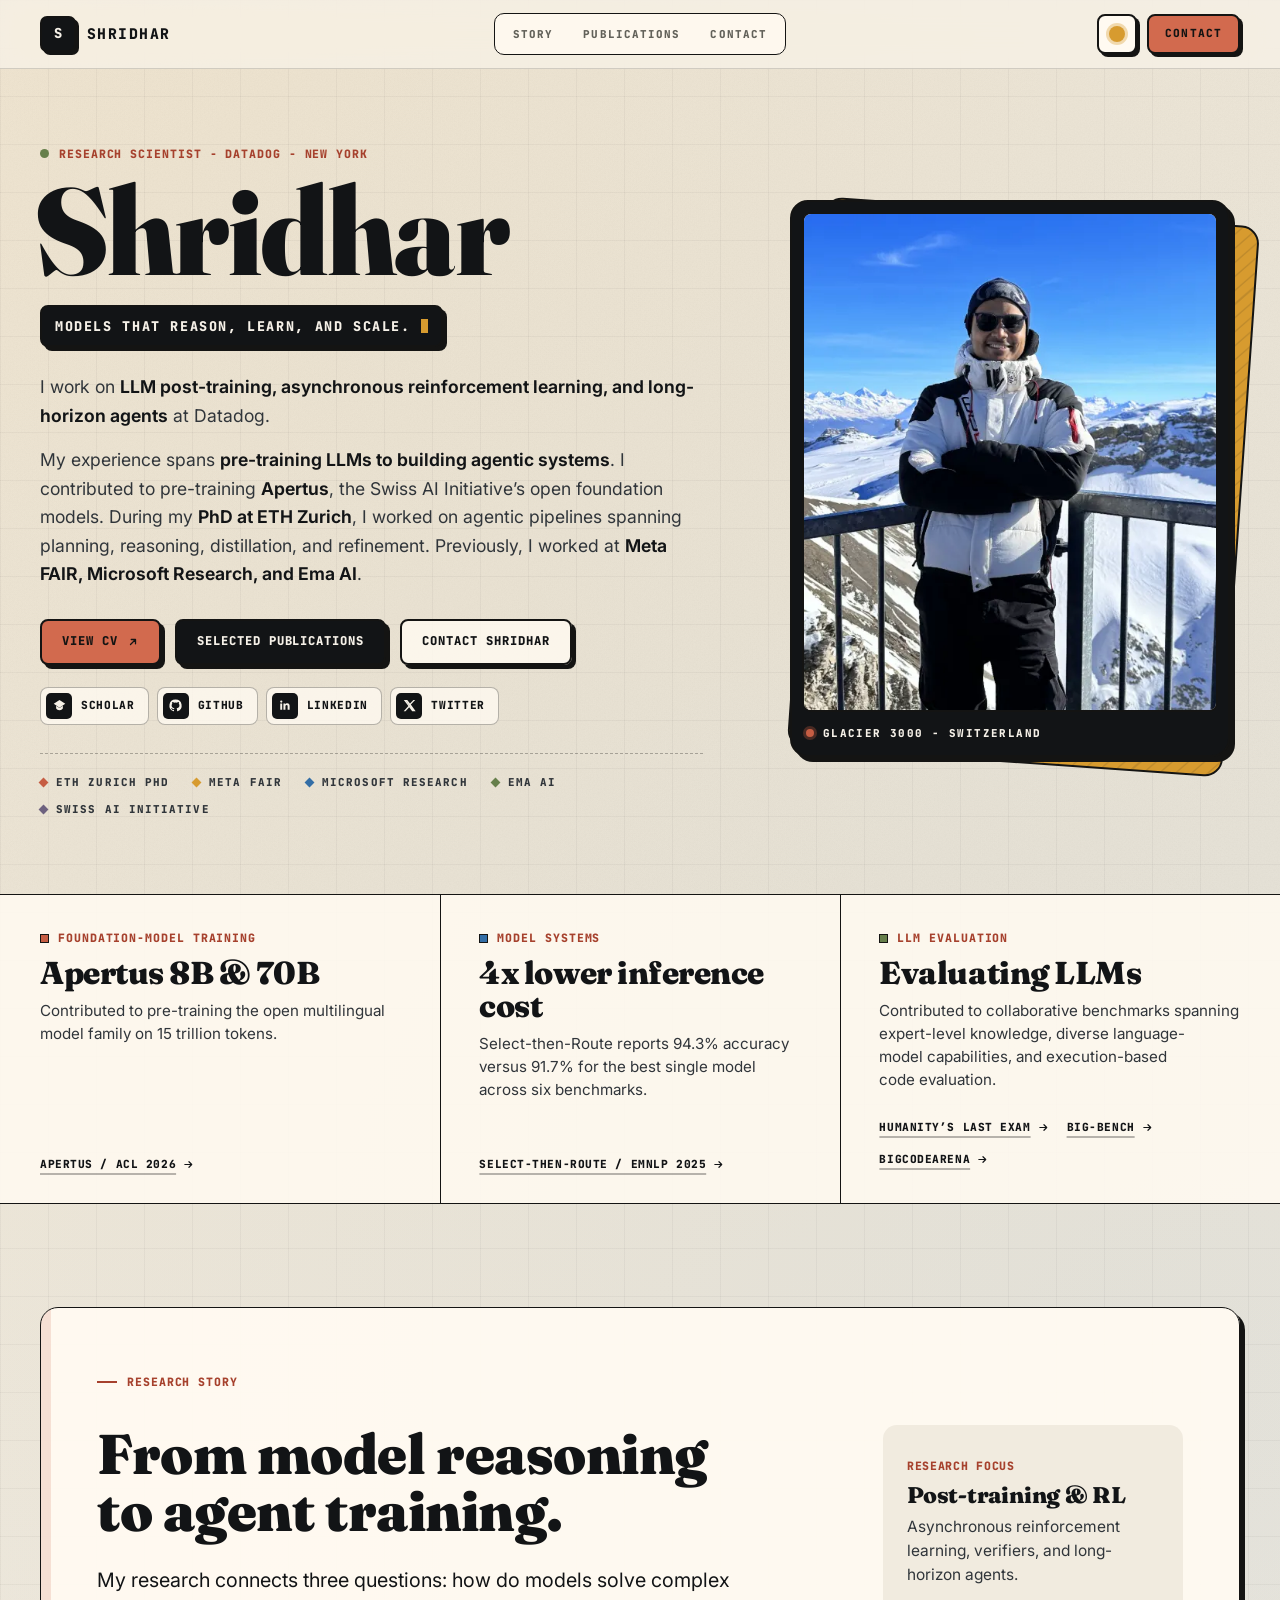
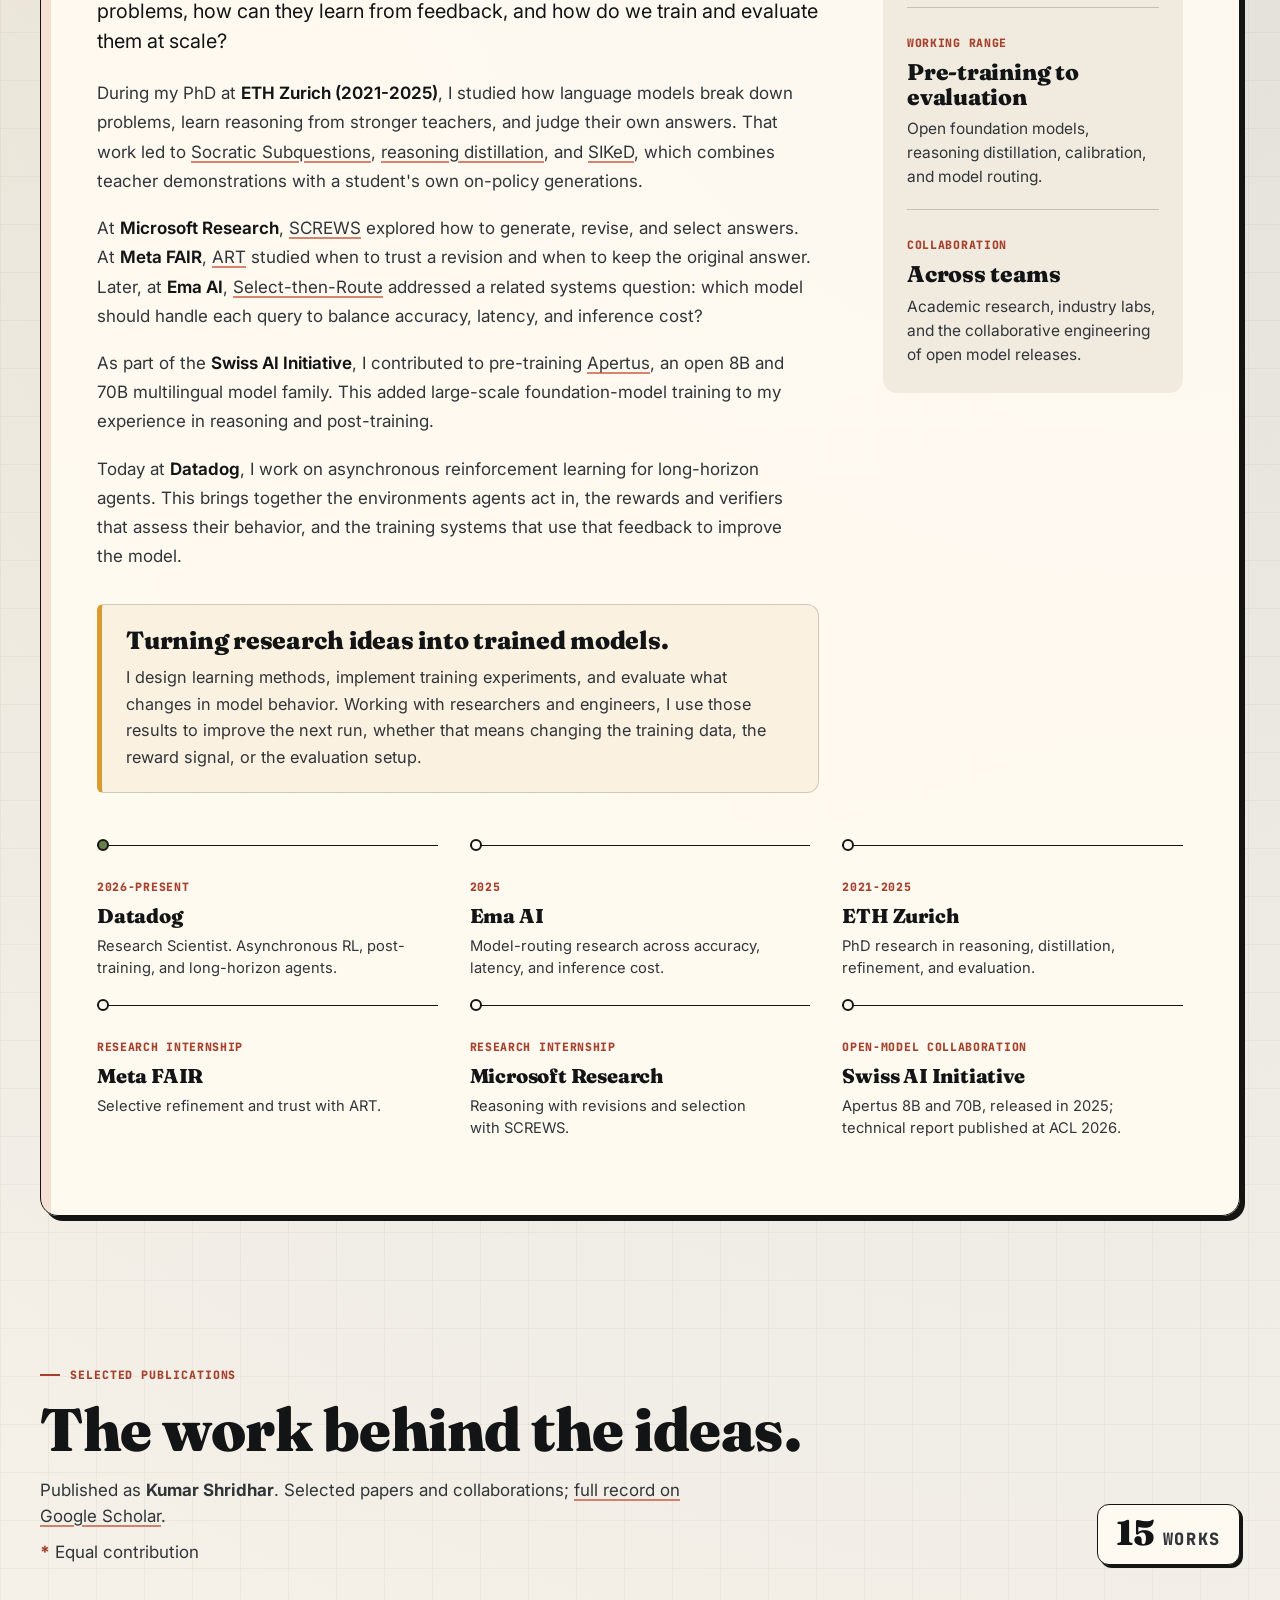
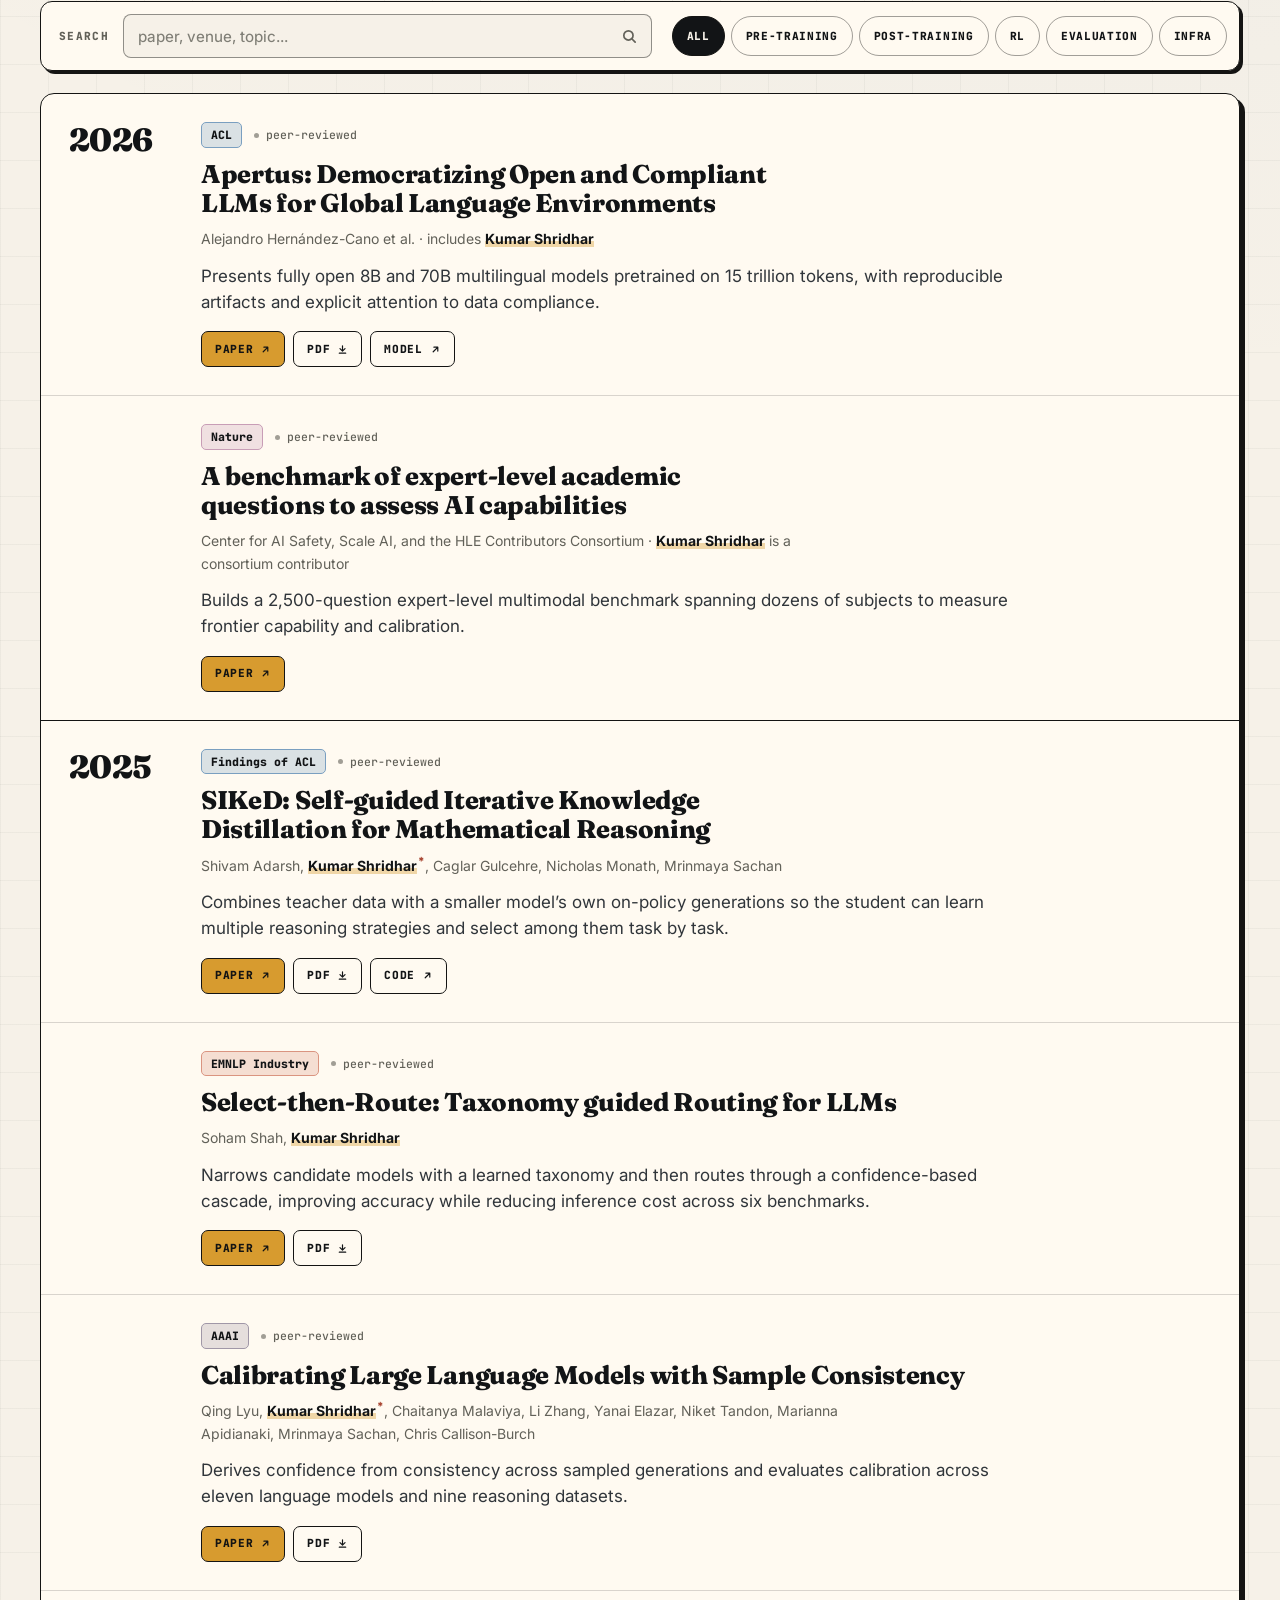
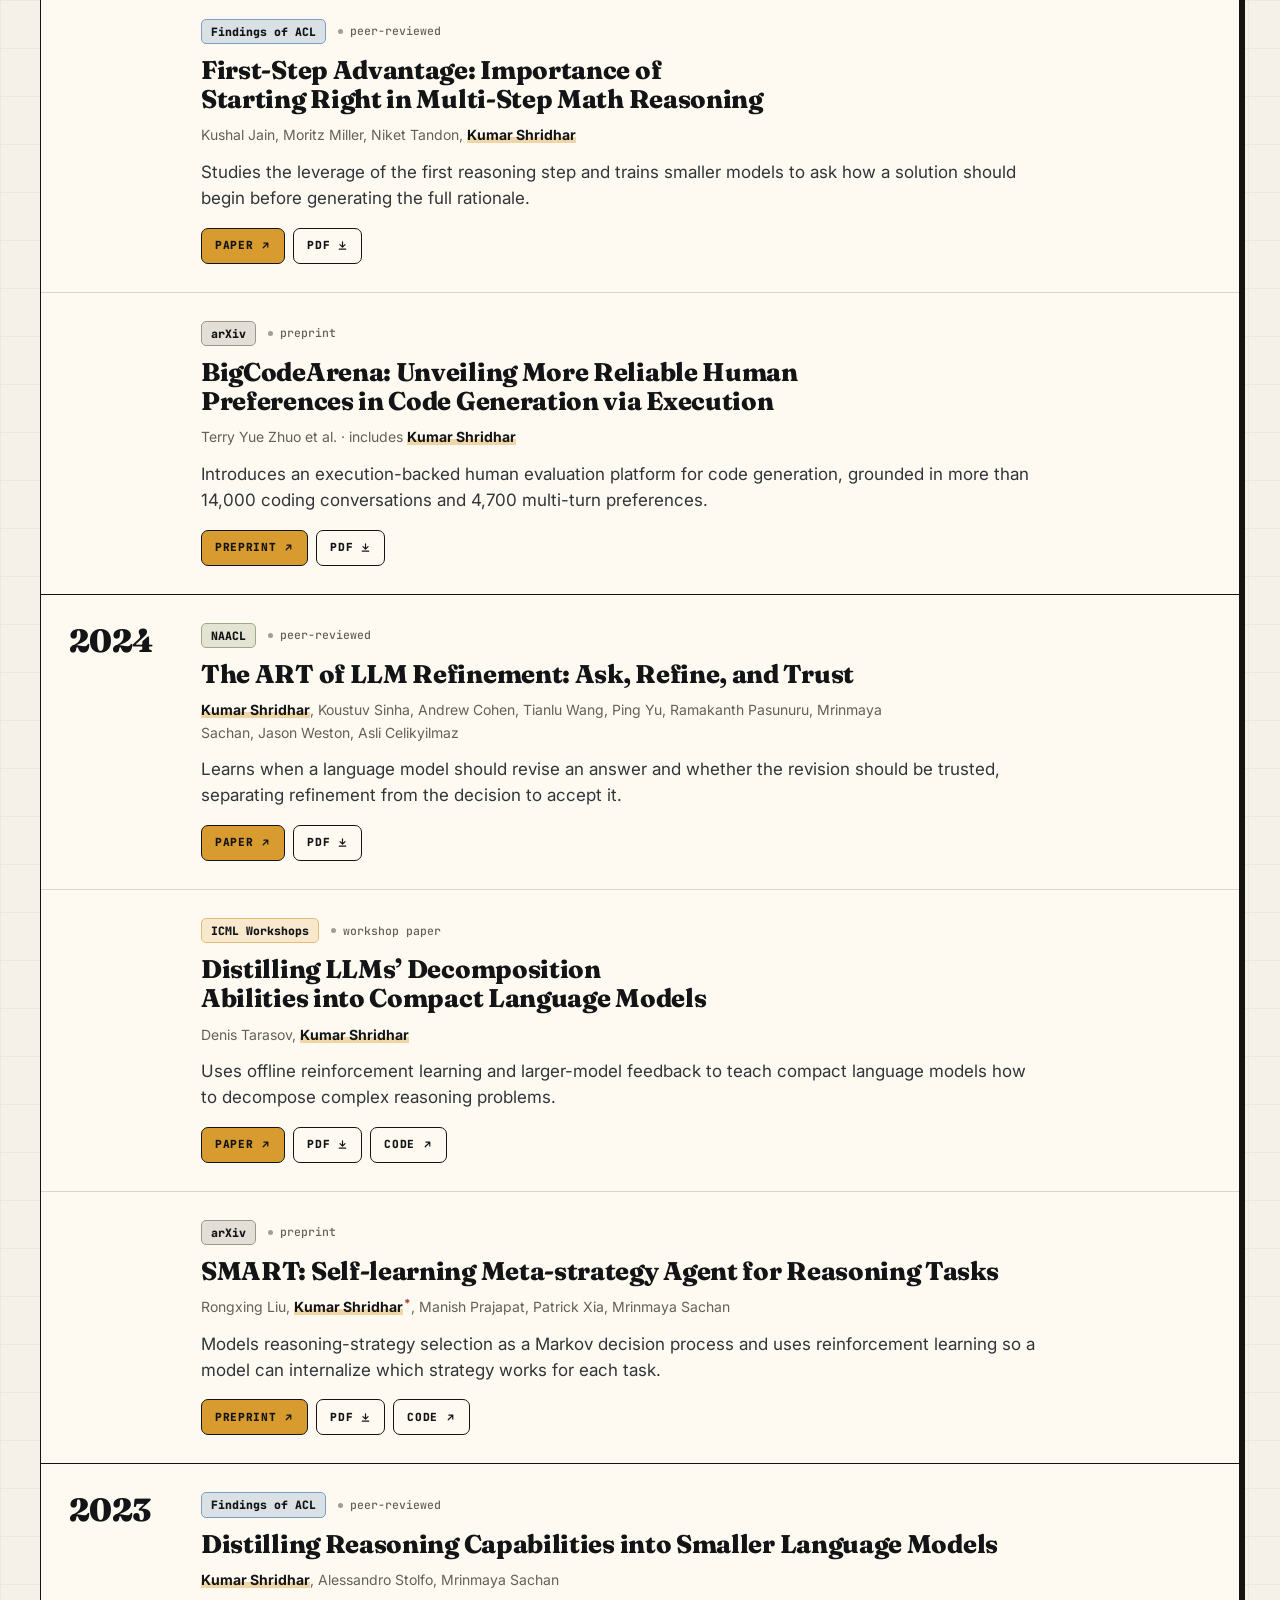
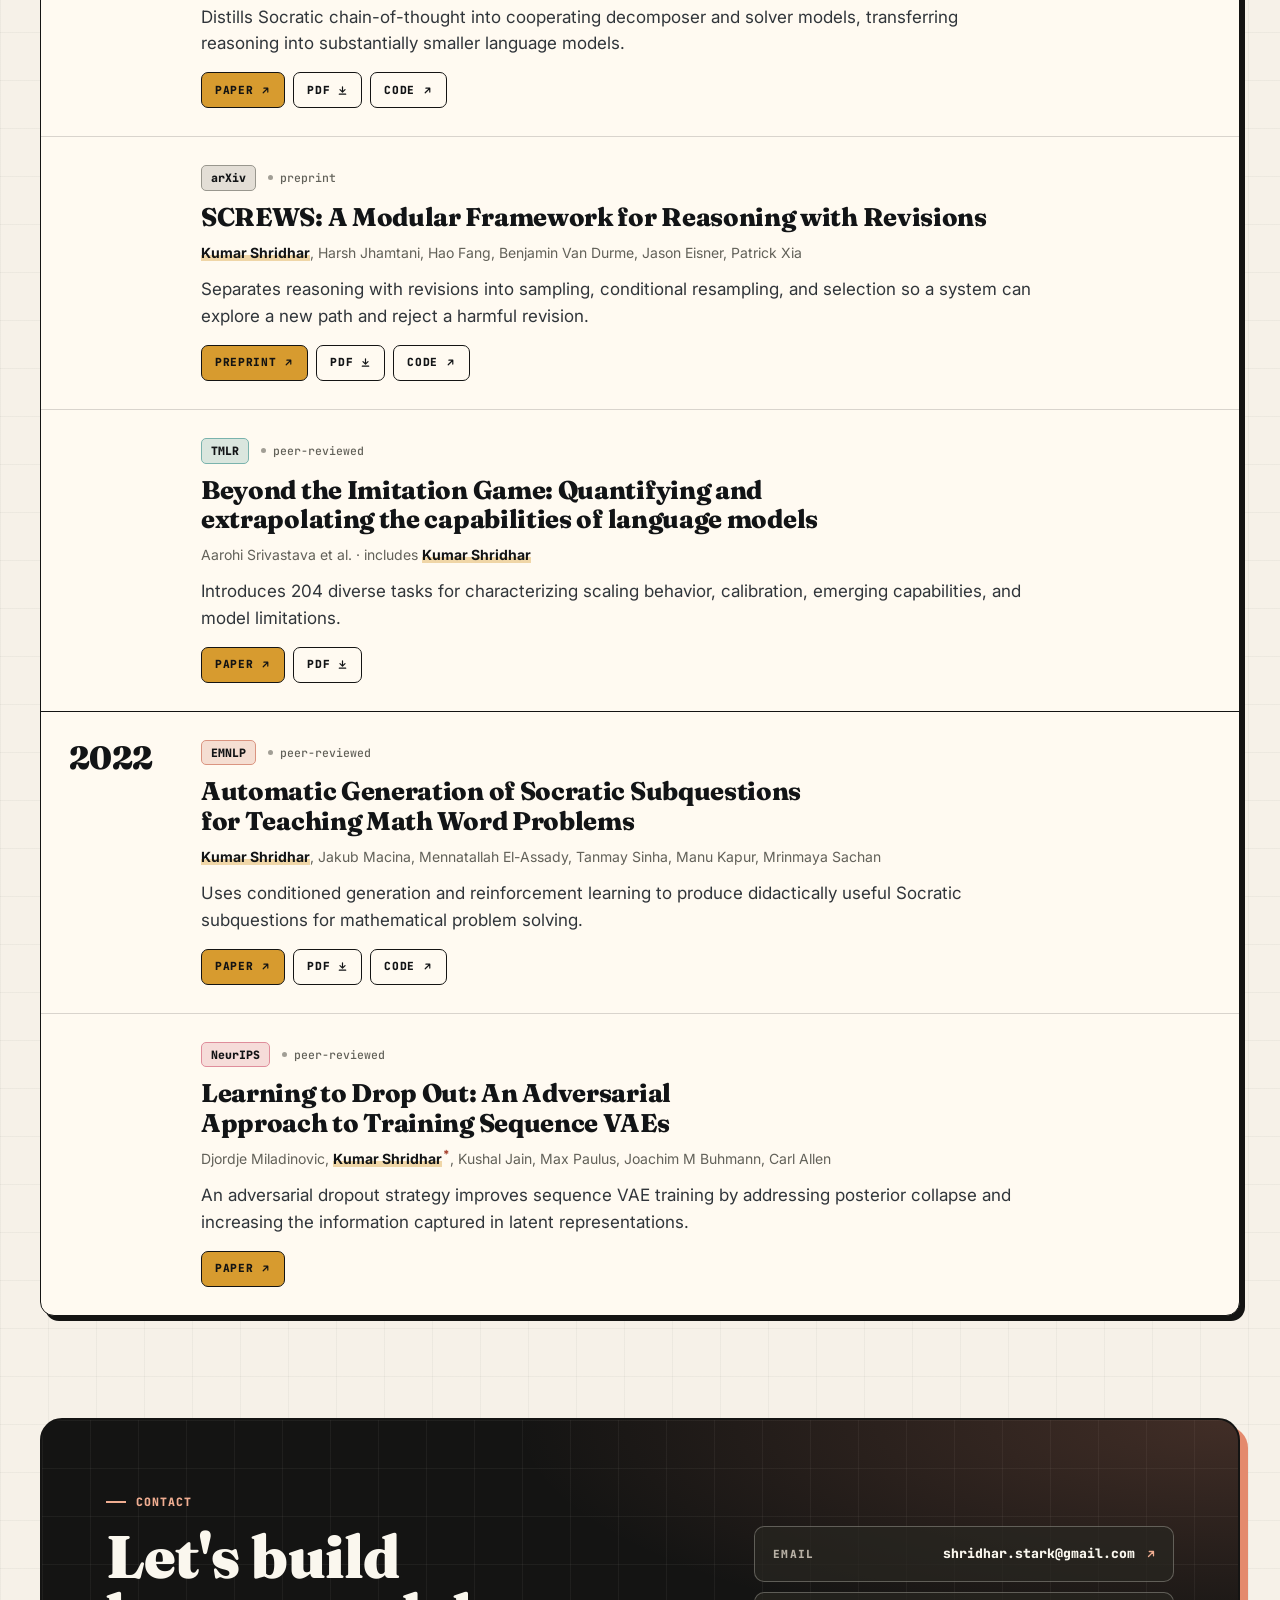
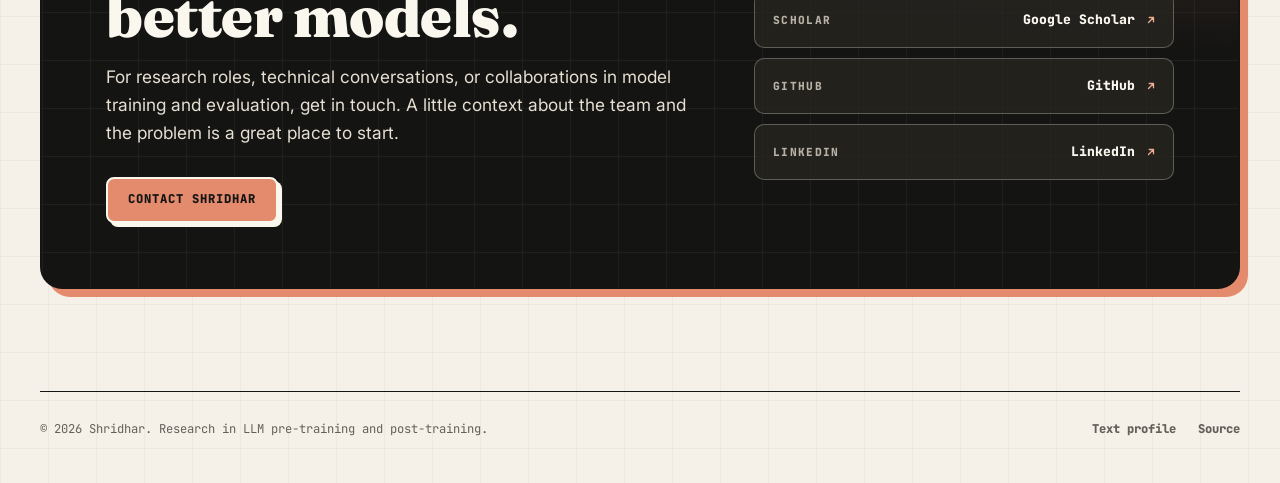
<file: index.html>
<!DOCTYPE html>
<html lang="en" class="no-js" data-theme="light">
<head>
  <meta charset="utf-8" />
  <meta name="viewport" content="width=device-width, initial-scale=1.0, viewport-fit=cover" />
  <meta name="color-scheme" content="light dark" />
  <title>Shridhar | LLM Pre-training, Post-training &amp; RL</title>
  <meta name="description" content="Shridhar (Kumar Shridhar), Research Scientist at Datadog. LLM pre-training with Apertus, post-training, asynchronous RL, and long-horizon agents. ETH Zurich PhD." />
  <meta name="author" content="Shridhar" />
  <link rel="canonical" href="https://kumar-shridhar.github.io/" />
  <meta name="robots" content="index, follow, max-image-preview:large" />
  <meta name="theme-color" content="#F6F1E8" media="(prefers-color-scheme: light)" />
  <meta name="theme-color" content="#141413" media="(prefers-color-scheme: dark)" />

  <meta property="og:type" content="profile" />
  <meta property="og:title" content="Shridhar | LLM Pre-training, Post-training &amp; RL" />
  <meta property="og:description" content="Research Scientist at Datadog and ETH Zurich PhD. Pre-training with Apertus; post-training, asynchronous reinforcement learning, and long-horizon agents." />
  <meta property="og:url" content="https://kumar-shridhar.github.io/" />
  <meta property="og:image" content="https://kumar-shridhar.github.io/images/main_pic.jpg" />
  <meta property="og:image:alt" content="Shridhar at Glacier 3000 in the Swiss Alps" />
  <meta name="twitter:card" content="summary_large_image" />
  <meta name="twitter:creator" content="@JupyterAI" />
  <meta name="twitter:title" content="Shridhar | LLM Pre-training, Post-training &amp; RL" />
  <meta name="twitter:description" content="Research Scientist at Datadog and ETH Zurich PhD. Pre-training with Apertus; post-training, asynchronous reinforcement learning, and long-horizon agents." />
  <meta name="twitter:image" content="https://kumar-shridhar.github.io/images/main_pic.jpg" />

  <script type="application/ld+json">
  {
    "@context": "https://schema.org",
    "@type": "ProfilePage",
    "@id": "https://kumar-shridhar.github.io/#profile",
    "url": "https://kumar-shridhar.github.io/",
    "name": "Shridhar - Research Scientist",
    "dateModified": "2026-09-24",
    "inLanguage": "en",
    "mainEntity": {
    "@type": "Person",
    "@id": "https://kumar-shridhar.github.io/#person",
    "name": "Shridhar",
    "alternateName": ["Kumar Shridhar", "Shridhar Kumar"],
    "jobTitle": "Research Scientist",
    "description": "Research Scientist at Datadog working on LLM post-training, asynchronous reinforcement learning, and long-horizon agents. Contributed to pre-training Apertus 8B and 70B through the Swiss AI Initiative. ETH Zurich PhD research in planning, reasoning, distillation, and refinement, with prior work at Meta FAIR, Microsoft Research, and Ema AI.",
    "worksFor": { "@type": "Organization", "name": "Datadog", "url": "https://www.datadoghq.com/" },
    "homeLocation": { "@type": "City", "name": "New York City" },
    "alumniOf": { "@type": "CollegeOrUniversity", "name": "ETH Zurich", "url": "https://ethz.ch/" },
    "email": "mailto:shridhar.stark@gmail.com",
    "image": "https://kumar-shridhar.github.io/images/main_pic.jpg",
    "knowsAbout": [
      "Large Language Models",
      "Foundation Models",
      "Pre-training",
      "Post-training",
      "Reinforcement Learning",
      "Asynchronous Reinforcement Learning",
      "Long-horizon Agents",
      "Knowledge Distillation",
      "Verifiers",
      "Distributed Training",
      "Evaluation",
      "AI Infrastructure"
    ],
    "url": "https://kumar-shridhar.github.io/",
    "sameAs": [
      "https://twitter.com/JupyterAI",
      "https://github.com/kumar-shridhar",
      "https://www.linkedin.com/in/kumar-shridhar",
      "https://scholar.google.com/citations?user=rR2qicwAAAAJ&hl=en"
    ]
    }
  }
  </script>

  <link rel="icon" href="data:image/svg+xml,%3Csvg xmlns='http://www.w3.org/2000/svg' viewBox='0 0 100 100'%3E%3Crect width='100' height='100' rx='12' fill='%23141413'/%3E%3Ctext x='50' y='62' font-family='Arial, sans-serif' font-size='42' font-weight='900' text-anchor='middle' fill='%23E5A72F'%3ES%3C/text%3E%3C/svg%3E" />
  <script>
    (function () {
      var theme;
      try { theme = localStorage.getItem("shridhar-academic-theme"); } catch (e) {}
      if (theme !== "dark" && theme !== "light") {
        theme = window.matchMedia && window.matchMedia("(prefers-color-scheme: dark)").matches ? "dark" : "light";
      }
      document.documentElement.setAttribute("data-theme", theme);
    })();
  </script>
  <link rel="preconnect" href="https://fonts.googleapis.com" />
  <link rel="preconnect" href="https://fonts.gstatic.com" crossorigin />
  <link href="https://fonts.googleapis.com/css2?family=Fraunces:opsz,wght@9..144,500..900&family=Inter:wght@400..900&family=JetBrains+Mono:wght@400..900&display=swap" rel="stylesheet" />
  <link rel="alternate" type="text/plain" href="llms.txt" title="LLM-readable research profile" />
  <link rel="preload" as="image" type="image/webp" imagesrcset="images/main_pic-640.webp 640w, images/main_pic-960.webp 960w, images/main_pic-1320.webp 1320w" imagesizes="(max-width: 1060px) 400px, 440px" fetchpriority="high" />
  <link rel="stylesheet" href="styles.css?v=65" />
</head>
<body>
  <a class="skip-link" href="#main">Skip to main content</a>
  <div class="scroll-progress" id="scrollProgress" aria-hidden="true"></div>

  <header class="site-header">
    <div class="site-header__inner">
      <a class="brand" href="#hero" aria-label="Shridhar home">
        <span class="brand__mark" aria-hidden="true">S</span>
        <span class="brand__text">Shridhar</span>
      </a>

      <nav class="nav" aria-label="Primary navigation">
        <a href="#story">Story</a>
        <a href="#publications">Publications</a>
        <a href="#connect">Contact</a>
      </nav>

      <div class="header-actions">
        <button class="icon-button" id="themeToggle" type="button" aria-label="Toggle theme" aria-pressed="false" title="Toggle theme" data-enhanced hidden>
          <span class="theme-icon theme-icon--sun" aria-hidden="true"></span>
          <span class="theme-icon theme-icon--moon" aria-hidden="true"></span>
        </button>
        <a class="header-cta" href="mailto:shridhar.stark@gmail.com" data-inquiry-open>Contact</a>
        <button class="menu-toggle" id="menuToggle" type="button" aria-label="Open menu" aria-expanded="false" aria-controls="mobileNav" data-enhanced hidden>
          <span></span><span></span><span></span>
        </button>
      </div>
    </div>

    <nav class="mobile-nav" id="mobileNav" aria-label="Mobile navigation" hidden>
      <a href="#story">Story</a>
      <a href="#publications">Publications</a>
      <a href="#connect">Contact</a>
    </nav>
  </header>

  <main id="main">
    <section class="hero academic-hero" id="hero" data-reveal>
      <div class="hero__copy">
        <p class="eyebrow eyebrow--live"><span></span> Research Scientist - Datadog - New York</p>
        <h1 class="hero__title">Shridhar</h1>
        <p class="hero__mantra">Models that reason, learn, and scale.</p>
        <p class="hero__lede">
          I work on <strong>LLM post-training, asynchronous reinforcement learning, and long-horizon agents</strong>
          at Datadog.
        </p>
        <p class="hero__lede">
          My experience spans <strong>pre-training LLMs to building agentic systems</strong>. I contributed to
          pre-training <strong>Apertus</strong>, the Swiss AI Initiative’s open foundation models. During my
          <strong>PhD at ETH Zurich</strong>, I worked on agentic pipelines spanning planning, reasoning,
          distillation, and refinement.
          Previously, I worked at <strong>Meta FAIR, Microsoft Research, and Ema AI</strong>.
        </p>
        <div class="hero__actions">
          <a class="button button--primary" href="https://drive.google.com/file/d/1merRZUqp33BpM1I7ZM1DzFn-1TI5zs6u/view?usp=sharing" target="_blank" rel="noreferrer">View CV</a>
          <a class="button button--secondary" href="#publications">Selected publications</a>
          <a class="button button--glass" href="mailto:shridhar.stark@gmail.com" data-inquiry-open>Contact Shridhar</a>
        </div>
        <ul class="hero-links" role="list" aria-label="Profiles">
          <li>
            <a href="https://scholar.google.com/citations?user=rR2qicwAAAAJ&hl=en" target="_blank" rel="noreferrer">
              <span class="hero-link__icon" aria-hidden="true">
                <svg viewBox="0 0 24 24" role="img" focusable="false">
                  <path d="M12 3 2.8 9.2 12 15.4l9.2-6.2L12 3Z" />
                  <path d="M6.6 12.3v4.1c0 1.2 2.4 3.1 5.4 3.1s5.4-1.9 5.4-3.1v-4.1L12 16l-5.4-3.7Z" />
                </svg>
              </span>
              <span>Scholar</span>
            </a>
          </li>
          <li>
            <a href="https://github.com/kumar-shridhar" target="_blank" rel="noreferrer">
              <span class="hero-link__icon" aria-hidden="true">
                <svg viewBox="0 0 24 24" role="img" focusable="false">
                  <path d="M12 2.4a9.7 9.7 0 0 0-3.1 18.9c.5.1.7-.2.7-.5v-1.8c-2.8.6-3.4-1.2-3.4-1.2-.5-1.1-1.1-1.4-1.1-1.4-.9-.6.1-.6.1-.6 1 0 1.6 1.1 1.6 1.1.9 1.5 2.4 1 2.9.8.1-.7.4-1 .7-1.2-2.2-.3-4.6-1.1-4.6-4.8 0-1.1.4-1.9 1-2.6-.1-.3-.4-1.3.1-2.6 0 0 .8-.3 2.7 1a9.3 9.3 0 0 1 4.9 0c1.9-1.3 2.7-1 2.7-1 .5 1.3.2 2.3.1 2.6.6.7 1 1.5 1 2.6 0 3.7-2.3 4.5-4.6 4.8.4.3.8 1 .8 2v2.3c0 .3.2.6.7.5A9.7 9.7 0 0 0 12 2.4Z" />
                </svg>
              </span>
              <span>GitHub</span>
            </a>
          </li>
          <li>
            <a href="https://www.linkedin.com/in/kumar-shridhar" target="_blank" rel="noreferrer">
              <span class="hero-link__icon" aria-hidden="true">
                <svg viewBox="0 0 24 24" role="img" focusable="false">
                  <path d="M5.2 8.7h3.1v10.1H5.2V8.7Zm1.6-4.9a1.8 1.8 0 1 1 0 3.6 1.8 1.8 0 0 1 0-3.6Zm3.5 4.9h3v1.4h.1c.4-.8 1.5-1.7 3-1.7 3.2 0 3.8 2.1 3.8 4.9v5.5H17v-4.9c0-1.2 0-2.7-1.6-2.7s-1.9 1.3-1.9 2.6v5h-3.2V8.7Z" />
                </svg>
              </span>
              <span>LinkedIn</span>
            </a>
          </li>
          <li>
            <a href="https://twitter.com/JupyterAI" target="_blank" rel="noreferrer">
              <span class="hero-link__icon" aria-hidden="true">
                <svg viewBox="0 0 24 24" role="img" focusable="false">
                  <path d="M14.1 10.4 21.1 3h-2.9l-5.4 5.8L8.4 3H2.9l7.3 9.6L2.7 21h2.9l5.9-6.4 4.8 6.4h5.5l-7.7-10.6Zm-2 2.1-1.3-1.8-4-5.4H7l4.9 6.6 1.3 1.8 4.5 6h.2l-5.8-7.2Z" />
                </svg>
              </span>
              <span>Twitter</span>
            </a>
          </li>
        </ul>
        <div class="profile-credentials hero-credentials" aria-label="Research credentials">
          <span>ETH Zurich PhD</span>
          <span>Meta FAIR</span>
          <span>Microsoft Research</span>
          <span>Ema AI</span>
          <span>Swiss AI Initiative</span>
        </div>
      </div>

      <div class="hero__visual" aria-label="Portrait">
        <figure class="portrait academic-portrait">
          <picture>
            <source type="image/webp" srcset="images/main_pic-640.webp 640w, images/main_pic-960.webp 960w, images/main_pic-1320.webp 1320w" sizes="(max-width: 1060px) 400px, 440px" />
            <img src="images/main_pic.jpg?v=2" width="2451" height="2451" fetchpriority="high" alt="Shridhar standing on a snowy mountain range at Glacier 3000, Switzerland." />
          </picture>
          <figcaption>Glacier 3000 - Switzerland</figcaption>
        </figure>
      </div>
    </section>

    <section class="impact-strip" aria-label="Selected impact">
      <article>
        <span>Foundation-model training</span>
        <strong>Apertus 8B &amp; 70B</strong>
        <p>Contributed to pre-training the open multilingual model family on 15 trillion tokens.</p>
        <a href="#paper-apertus-open-multilingual-llms">Apertus / ACL 2026</a>
      </article>
      <article>
        <span>Model systems</span>
        <strong>4x lower inference cost</strong>
        <p>Select-then-Route reports 94.3% accuracy versus 91.7% for the best single model across six benchmarks.</p>
        <a href="#paper-select-then-route">Select-then-Route / EMNLP 2025</a>
      </article>
      <article>
        <span>LLM evaluation</span>
        <strong>Evaluating LLMs</strong>
        <p>Contributed to collaborative benchmarks spanning expert-level knowledge, diverse language-model capabilities, and execution-based code evaluation.</p>
        <div class="impact-strip__links">
          <a href="#paper-humanitys-last-exam">Humanity’s Last Exam</a>
          <a href="#paper-big-bench">BIG-bench</a>
          <a href="#paper-bigcodearena">BigCodeArena</a>
        </div>
      </article>
    </section>

    <section class="section story-section" id="story" data-reveal>
      <article class="story-article" aria-labelledby="storyTitle">
        <div class="story-kicker">
          <p class="eyebrow">Research Story</p>
        </div>

        <div class="story-layout">
          <div class="story-main">
            <h2 id="storyTitle">From model reasoning to agent training.</h2>
            <p class="story-lede">
              My research connects three questions: how do models solve complex problems, how can they learn
              from feedback, and how do we train and evaluate them at scale?
            </p>
            <p>
              During my PhD at <strong>ETH Zurich (2021-2025)</strong>, I studied how language models break down
              problems, learn reasoning from stronger teachers, and judge their own answers. That work led to
              <a href="#paper-socratic-subquestions">Socratic Subquestions</a>,
              <a href="#paper-distilling-reasoning-capabilities">reasoning distillation</a>, and
              <a href="#paper-siked-iterative-knowledge-distillation">SIKeD</a>, which combines teacher demonstrations
              with a student's own on-policy generations.
            </p>
            <p>
              At <strong>Microsoft Research</strong>, <a href="#paper-screws-reasoning-revisions">SCREWS</a>
              explored how to generate, revise, and select answers. At <strong>Meta FAIR</strong>,
              <a href="#paper-ask-refine-trust">ART</a> studied when to trust a revision and when to keep the
              original answer. Later, at <strong>Ema AI</strong>,
              <a href="#paper-select-then-route">Select-then-Route</a> addressed a related systems question:
              which model should handle each query to balance accuracy, latency, and inference cost?
            </p>
            <p>
              As part of the <strong>Swiss AI Initiative</strong>, I contributed to pre-training
              <a href="#paper-apertus-open-multilingual-llms">Apertus</a>, an open 8B and 70B multilingual
              model family. This added large-scale foundation-model training to my experience in reasoning
              and post-training.
            </p>
            <p>
              Today at <strong>Datadog</strong>, I work on asynchronous reinforcement learning for
              long-horizon agents. This brings together the environments agents act in, the rewards and
              verifiers that assess their behavior, and the training systems that use that feedback to
              improve the model.
            </p>

            <div class="story-summary">
              <h3>Turning research ideas into trained models.</h3>
              <p>I design learning methods, implement training experiments, and evaluate what changes in model
                behavior. Working with researchers and engineers, I use those results to improve the next run,
                whether that means changing the training data, the reward signal, or the evaluation setup.</p>
            </div>
          </div>

          <aside class="story-sidebar" aria-label="Condensed research profile">
            <div class="story-fact">
              <span>Research focus</span>
              <strong>Post-training &amp; RL</strong>
              <p>Asynchronous reinforcement learning, verifiers, and long-horizon agents.</p>
            </div>
            <div class="story-fact">
              <span>Working range</span>
              <strong>Pre-training to evaluation</strong>
              <p>Open foundation models, reasoning distillation, calibration, and model routing.</p>
            </div>
            <div class="story-fact">
              <span>Collaboration</span>
              <strong>Across teams</strong>
              <p>Academic research, industry labs, and the collaborative engineering of open model releases.</p>
            </div>
          </aside>
        </div>

        <ol class="story-timeline" role="list" aria-label="Experience narrative">
          <li><span>2026-present</span><h3>Datadog</h3><p>Research Scientist. Asynchronous RL, post-training, and long-horizon agents.</p></li>
          <li><span>2025</span><h3>Ema AI</h3><p>Model-routing research across accuracy, latency, and inference cost.</p></li>
          <li><span>2021-2025</span><h3>ETH Zurich</h3><p>PhD research in reasoning, distillation, refinement, and evaluation.</p></li>
          <li><span>Research internship</span><h3>Meta FAIR</h3><p>Selective refinement and trust with ART.</p></li>
          <li><span>Research internship</span><h3>Microsoft Research</h3><p>Reasoning with revisions and selection with SCREWS.</p></li>
          <li><span>Open-model collaboration</span><h3>Swiss AI Initiative</h3><p>Apertus 8B and 70B, released in 2025; technical report published at ACL 2026.</p></li>
        </ol>
      </article>
    </section>

    <section class="section publications" id="publications" data-reveal>
      <div class="section-head publications__head">
        <div>
          <p class="eyebrow">Selected Publications</p>
          <h2>The work behind the ideas.</h2>
          <p class="publication-note">Published as <strong>Kumar Shridhar</strong>. Selected papers and collaborations;
            <a href="https://scholar.google.com/citations?user=rR2qicwAAAAJ&amp;hl=en" target="_blank" rel="noreferrer">full record on Google Scholar</a>.</p>
          <p class="publication-legend"><span aria-hidden="true">*</span> Equal contribution</p>
        </div>
        <p class="paper-count" role="status" aria-live="polite" aria-atomic="true"><strong id="pubCount">15</strong> works</p>
      </div>

      <div class="paper-tools" aria-label="Publication tools" data-enhanced hidden>
        <label class="paper-search">
          <span>Search</span>
          <input id="paperSearch" type="search" placeholder="paper, venue, topic..." autocomplete="off" />
        </label>
        <div class="filter-row" aria-label="Topic filters">
          <button class="filter-chip is-active" type="button" data-filter="all">All</button>
          <button class="filter-chip" type="button" data-filter="pretraining">Pre-training</button>
          <button class="filter-chip" type="button" data-filter="posttraining">Post-training</button>
          <button class="filter-chip" type="button" data-filter="rl">RL</button>
          <button class="filter-chip" type="button" data-filter="evaluation">Evaluation</button>
          <button class="filter-chip" type="button" data-filter="infra">Infra</button>
        </div>
      </div>

      <ol class="paper-list" id="paperList" role="list">
        <li class="paper" id="paper-apertus-open-multilingual-llms" data-topic="pretraining infra" data-year="2026" itemscope itemtype="https://schema.org/ScholarlyArticle" itemid="https://aclanthology.org/2026.acl-long.2172/">
          <time class="paper__year" datetime="2026">2026</time>
          <div>
            <p class="paper__venue"><span class="venue-tag venue-tag--acl" itemprop="isPartOf" itemscope itemtype="https://schema.org/CreativeWork"><span itemprop="name">ACL</span></span><span class="paper__status">peer-reviewed</span></p>
            <h3 itemprop="name">Apertus: Democratizing Open and Compliant LLMs for Global Language Environments</h3>
            <p class="paper__authors">Alejandro Hernández-Cano et al. · includes <span itemprop="author" itemscope itemtype="https://schema.org/Person" itemid="https://kumar-shridhar.github.io/#person"><span itemprop="name"><strong>Kumar Shridhar</strong></span></span></p>
            <p itemprop="description">Presents fully open 8B and 70B multilingual models pretrained on 15 trillion tokens, with reproducible artifacts and explicit attention to data compliance.</p>
            <div class="paper__links">
              <a itemprop="url" href="https://aclanthology.org/2026.acl-long.2172/" target="_blank" rel="noreferrer" aria-label="Read Apertus: Democratizing Open and Compliant LLMs for Global Language Environments">Paper</a>
              <a href="https://aclanthology.org/2026.acl-long.2172.pdf" target="_blank" rel="noreferrer" aria-label="PDF: Apertus: Democratizing Open and Compliant LLMs for Global Language Environments">PDF</a>
              <a href="https://huggingface.co/swiss-ai/Apertus-70B-2509" target="_blank" rel="noreferrer" aria-label="Model: Apertus: Democratizing Open and Compliant LLMs for Global Language Environments">Model</a>
            </div>
          </div>
        </li>
        <li class="paper" id="paper-humanitys-last-exam" data-topic="evaluation" data-search="Humanity's Last Exam HLE" data-year="2026" itemscope itemtype="https://schema.org/ScholarlyArticle" itemid="https://www.nature.com/articles/s41586-025-09962-4">
          <time class="paper__year" datetime="2026">2026</time>
          <div>
            <p class="paper__venue"><span class="venue-tag venue-tag--nature" itemprop="isPartOf" itemscope itemtype="https://schema.org/CreativeWork"><span itemprop="name">Nature</span></span><span class="paper__status">peer-reviewed</span></p>
            <h3 itemprop="name">A benchmark of expert-level academic questions to assess AI capabilities</h3>
            <p class="paper__authors">Center for AI Safety, Scale AI, and the HLE Contributors Consortium · <span itemprop="contributor" itemscope itemtype="https://schema.org/Person" itemid="https://kumar-shridhar.github.io/#person"><span itemprop="name"><strong>Kumar Shridhar</strong></span></span> is a consortium contributor</p>
            <p itemprop="description">Builds a 2,500-question expert-level multimodal benchmark spanning dozens of subjects to measure frontier capability and calibration.</p>
            <div class="paper__links">
              <a itemprop="url" href="https://www.nature.com/articles/s41586-025-09962-4" target="_blank" rel="noreferrer" aria-label="Read A benchmark of expert-level academic questions to assess AI capabilities">Paper</a>
            </div>
          </div>
        </li>
        <li class="paper" id="paper-siked-iterative-knowledge-distillation" data-topic="posttraining reasoning" data-year="2025" itemscope itemtype="https://schema.org/ScholarlyArticle" itemid="https://aclanthology.org/2025.findings-acl.513/">
          <time class="paper__year" datetime="2025">2025</time>
          <div>
            <p class="paper__venue"><span class="venue-tag venue-tag--acl" itemprop="isPartOf" itemscope itemtype="https://schema.org/CreativeWork"><span itemprop="name">Findings of ACL</span></span><span class="paper__status">peer-reviewed</span></p>
            <h3 itemprop="name">SIKeD: Self-guided Iterative Knowledge Distillation for Mathematical Reasoning</h3>
            <p class="paper__authors"><span itemprop="author" itemscope itemtype="https://schema.org/Person"><span itemprop="name">Shivam Adarsh</span></span>, <span itemprop="author" itemscope itemtype="https://schema.org/Person" itemid="https://kumar-shridhar.github.io/#person"><span itemprop="name"><strong>Kumar Shridhar</strong></span><sup class="paper__equal" aria-label="Equal contribution" title="Equal contribution">*</sup></span>, <span itemprop="author" itemscope itemtype="https://schema.org/Person"><span itemprop="name">Caglar Gulcehre</span></span>, <span itemprop="author" itemscope itemtype="https://schema.org/Person"><span itemprop="name">Nicholas Monath</span></span>, <span itemprop="author" itemscope itemtype="https://schema.org/Person"><span itemprop="name">Mrinmaya Sachan</span></span></p>
            <p itemprop="description">Combines teacher data with a smaller model’s own on-policy generations so the student can learn multiple reasoning strategies and select among them task by task.</p>
            <div class="paper__links">
              <a itemprop="url" href="https://aclanthology.org/2025.findings-acl.513/" target="_blank" rel="noreferrer" aria-label="Read SIKeD: Self-guided Iterative Knowledge Distillation for Mathematical Reasoning">Paper</a>
              <a href="https://aclanthology.org/2025.findings-acl.513.pdf" target="_blank" rel="noreferrer" aria-label="PDF: SIKeD: Self-guided Iterative Knowledge Distillation for Mathematical Reasoning">PDF</a>
              <a href="https://github.com/kumar-shridhar/SIKeD" target="_blank" rel="noreferrer" aria-label="Code: SIKeD: Self-guided Iterative Knowledge Distillation for Mathematical Reasoning">Code</a>
            </div>
          </div>
        </li>
        <li class="paper" id="paper-select-then-route" data-topic="infra routing evaluation" data-year="2025" itemscope itemtype="https://schema.org/ScholarlyArticle" itemid="https://aclanthology.org/2025.emnlp-industry.28/">
          <time class="paper__year" datetime="2025">2025</time>
          <div>
            <p class="paper__venue"><span class="venue-tag venue-tag--emnlp" itemprop="isPartOf" itemscope itemtype="https://schema.org/CreativeWork"><span itemprop="name">EMNLP Industry</span></span><span class="paper__status">peer-reviewed</span></p>
            <h3 itemprop="name">Select-then-Route: Taxonomy guided Routing for LLMs</h3>
            <p class="paper__authors"><span itemprop="author" itemscope itemtype="https://schema.org/Person"><span itemprop="name">Soham Shah</span></span>, <span itemprop="author" itemscope itemtype="https://schema.org/Person" itemid="https://kumar-shridhar.github.io/#person"><span itemprop="name"><strong>Kumar Shridhar</strong></span></span></p>
            <p itemprop="description">Narrows candidate models with a learned taxonomy and then routes through a confidence-based cascade, improving accuracy while reducing inference cost across six benchmarks.</p>
            <div class="paper__links">
              <a itemprop="url" href="https://aclanthology.org/2025.emnlp-industry.28/" target="_blank" rel="noreferrer" aria-label="Read Select-then-Route: Taxonomy guided Routing for LLMs">Paper</a>
              <a href="https://aclanthology.org/2025.emnlp-industry.28.pdf" target="_blank" rel="noreferrer" aria-label="PDF: Select-then-Route: Taxonomy guided Routing for LLMs">PDF</a>
            </div>
          </div>
        </li>
        <li class="paper" id="paper-sample-consistency-calibration" data-topic="evaluation reasoning" data-year="2025" itemscope itemtype="https://schema.org/ScholarlyArticle" itemid="https://ojs.aaai.org/index.php/AAAI/article/view/34120">
          <time class="paper__year" datetime="2025">2025</time>
          <div>
            <p class="paper__venue"><span class="venue-tag venue-tag--aaai" itemprop="isPartOf" itemscope itemtype="https://schema.org/CreativeWork"><span itemprop="name">AAAI</span></span><span class="paper__status">peer-reviewed</span></p>
            <h3 itemprop="name">Calibrating Large Language Models with Sample Consistency</h3>
            <p class="paper__authors"><span itemprop="author" itemscope itemtype="https://schema.org/Person"><span itemprop="name">Qing Lyu</span></span>, <span itemprop="author" itemscope itemtype="https://schema.org/Person" itemid="https://kumar-shridhar.github.io/#person"><span itemprop="name"><strong>Kumar Shridhar</strong></span><sup class="paper__equal" aria-label="Equal contribution" title="Equal contribution">*</sup></span>, <span itemprop="author" itemscope itemtype="https://schema.org/Person"><span itemprop="name">Chaitanya Malaviya</span></span>, <span itemprop="author" itemscope itemtype="https://schema.org/Person"><span itemprop="name">Li Zhang</span></span>, <span itemprop="author" itemscope itemtype="https://schema.org/Person"><span itemprop="name">Yanai Elazar</span></span>, <span itemprop="author" itemscope itemtype="https://schema.org/Person"><span itemprop="name">Niket Tandon</span></span>, <span itemprop="author" itemscope itemtype="https://schema.org/Person"><span itemprop="name">Marianna Apidianaki</span></span>, <span itemprop="author" itemscope itemtype="https://schema.org/Person"><span itemprop="name">Mrinmaya Sachan</span></span>, <span itemprop="author" itemscope itemtype="https://schema.org/Person"><span itemprop="name">Chris Callison-Burch</span></span></p>
            <p itemprop="description">Derives confidence from consistency across sampled generations and evaluates calibration across eleven language models and nine reasoning datasets.</p>
            <div class="paper__links">
              <a itemprop="url" href="https://ojs.aaai.org/index.php/AAAI/article/view/34120" target="_blank" rel="noreferrer" aria-label="Read Calibrating Large Language Models with Sample Consistency">Paper</a>
              <a href="https://ojs.aaai.org/index.php/AAAI/article/download/34120/36275" target="_blank" rel="noreferrer" aria-label="PDF: Calibrating Large Language Models with Sample Consistency">PDF</a>
            </div>
          </div>
        </li>
        <li class="paper" id="paper-first-step-advantage" data-topic="posttraining reasoning" data-year="2025" itemscope itemtype="https://schema.org/ScholarlyArticle" itemid="https://aclanthology.org/2025.findings-acl.42/">
          <time class="paper__year" datetime="2025">2025</time>
          <div>
            <p class="paper__venue"><span class="venue-tag venue-tag--acl" itemprop="isPartOf" itemscope itemtype="https://schema.org/CreativeWork"><span itemprop="name">Findings of ACL</span></span><span class="paper__status">peer-reviewed</span></p>
            <h3 itemprop="name">First-Step Advantage: Importance of Starting Right in Multi-Step Math Reasoning</h3>
            <p class="paper__authors"><span itemprop="author" itemscope itemtype="https://schema.org/Person"><span itemprop="name">Kushal Jain</span></span>, <span itemprop="author" itemscope itemtype="https://schema.org/Person"><span itemprop="name">Moritz Miller</span></span>, <span itemprop="author" itemscope itemtype="https://schema.org/Person"><span itemprop="name">Niket Tandon</span></span>, <span itemprop="author" itemscope itemtype="https://schema.org/Person" itemid="https://kumar-shridhar.github.io/#person"><span itemprop="name"><strong>Kumar Shridhar</strong></span></span></p>
            <p itemprop="description">Studies the leverage of the first reasoning step and trains smaller models to ask how a solution should begin before generating the full rationale.</p>
            <div class="paper__links">
              <a itemprop="url" href="https://aclanthology.org/2025.findings-acl.42/" target="_blank" rel="noreferrer" aria-label="Read First-Step Advantage: Importance of Starting Right in Multi-Step Math Reasoning">Paper</a>
              <a href="https://aclanthology.org/2025.findings-acl.42.pdf" target="_blank" rel="noreferrer" aria-label="PDF: First-Step Advantage: Importance of Starting Right in Multi-Step Math Reasoning">PDF</a>
            </div>
          </div>
        </li>
        <li class="paper" id="paper-bigcodearena" data-topic="evaluation infra" data-year="2025" itemscope itemtype="https://schema.org/ScholarlyArticle" itemid="https://arxiv.org/abs/2510.08697">
          <time class="paper__year" datetime="2025">2025</time>
          <div>
            <p class="paper__venue"><span class="venue-tag venue-tag--arxiv" itemprop="isPartOf" itemscope itemtype="https://schema.org/CreativeWork"><span itemprop="name">arXiv</span></span><span class="paper__status">preprint</span></p>
            <h3 itemprop="name">BigCodeArena: Unveiling More Reliable Human Preferences in Code Generation via Execution</h3>
            <p class="paper__authors">Terry Yue Zhuo et al. · includes <span itemprop="author" itemscope itemtype="https://schema.org/Person" itemid="https://kumar-shridhar.github.io/#person"><span itemprop="name"><strong>Kumar Shridhar</strong></span></span></p>
            <p itemprop="description">Introduces an execution-backed human evaluation platform for code generation, grounded in more than 14,000 coding conversations and 4,700 multi-turn preferences.</p>
            <div class="paper__links">
              <a itemprop="url" href="https://arxiv.org/abs/2510.08697" target="_blank" rel="noreferrer" aria-label="Read BigCodeArena: Unveiling More Reliable Human Preferences in Code Generation via Execution">Preprint</a>
              <a href="https://arxiv.org/pdf/2510.08697" target="_blank" rel="noreferrer" aria-label="PDF: BigCodeArena: Unveiling More Reliable Human Preferences in Code Generation via Execution">PDF</a>
            </div>
          </div>
        </li>
        <li class="paper" id="paper-ask-refine-trust" data-topic="posttraining evaluation reasoning" data-year="2024" itemscope itemtype="https://schema.org/ScholarlyArticle" itemid="https://aclanthology.org/2024.naacl-long.327/">
          <time class="paper__year" datetime="2024">2024</time>
          <div>
            <p class="paper__venue"><span class="venue-tag venue-tag--naacl" itemprop="isPartOf" itemscope itemtype="https://schema.org/CreativeWork"><span itemprop="name">NAACL</span></span><span class="paper__status">peer-reviewed</span></p>
            <h3 itemprop="name">The ART of LLM Refinement: Ask, Refine, and Trust</h3>
            <p class="paper__authors"><span itemprop="author" itemscope itemtype="https://schema.org/Person" itemid="https://kumar-shridhar.github.io/#person"><span itemprop="name"><strong>Kumar Shridhar</strong></span></span>, <span itemprop="author" itemscope itemtype="https://schema.org/Person"><span itemprop="name">Koustuv Sinha</span></span>, <span itemprop="author" itemscope itemtype="https://schema.org/Person"><span itemprop="name">Andrew Cohen</span></span>, <span itemprop="author" itemscope itemtype="https://schema.org/Person"><span itemprop="name">Tianlu Wang</span></span>, <span itemprop="author" itemscope itemtype="https://schema.org/Person"><span itemprop="name">Ping Yu</span></span>, <span itemprop="author" itemscope itemtype="https://schema.org/Person"><span itemprop="name">Ramakanth Pasunuru</span></span>, <span itemprop="author" itemscope itemtype="https://schema.org/Person"><span itemprop="name">Mrinmaya Sachan</span></span>, <span itemprop="author" itemscope itemtype="https://schema.org/Person"><span itemprop="name">Jason Weston</span></span>, <span itemprop="author" itemscope itemtype="https://schema.org/Person"><span itemprop="name">Asli Celikyilmaz</span></span></p>
            <p itemprop="description">Learns when a language model should revise an answer and whether the revision should be trusted, separating refinement from the decision to accept it.</p>
            <div class="paper__links">
              <a itemprop="url" href="https://aclanthology.org/2024.naacl-long.327/" target="_blank" rel="noreferrer" aria-label="Read The ART of LLM Refinement: Ask, Refine, and Trust">Paper</a>
              <a href="https://aclanthology.org/2024.naacl-long.327.pdf" target="_blank" rel="noreferrer" aria-label="PDF: The ART of LLM Refinement: Ask, Refine, and Trust">PDF</a>
            </div>
          </div>
        </li>
        <li class="paper" id="paper-decomposition-offline-rl" data-topic="rl posttraining reasoning" data-year="2024" itemscope itemtype="https://schema.org/ScholarlyArticle" itemid="https://arxiv.org/abs/2402.01812">
          <time class="paper__year" datetime="2024">2024</time>
          <div>
            <p class="paper__venue"><span class="venue-tag venue-tag--icml" itemprop="isPartOf" itemscope itemtype="https://schema.org/CreativeWork"><span itemprop="name">ICML Workshops</span></span><span class="paper__status">workshop paper</span></p>
            <h3 itemprop="name">Distilling LLMs’ Decomposition Abilities into Compact Language Models</h3>
            <p class="paper__authors"><span itemprop="author" itemscope itemtype="https://schema.org/Person"><span itemprop="name">Denis Tarasov</span></span>, <span itemprop="author" itemscope itemtype="https://schema.org/Person" itemid="https://kumar-shridhar.github.io/#person"><span itemprop="name"><strong>Kumar Shridhar</strong></span></span></p>
            <p itemprop="description">Uses offline reinforcement learning and larger-model feedback to teach compact language models how to decompose complex reasoning problems.</p>
            <div class="paper__links">
              <a itemprop="url" href="https://arxiv.org/abs/2402.01812" target="_blank" rel="noreferrer" aria-label="Read Distilling LLMs’ Decomposition Abilities into Compact Language Models">Paper</a>
              <a href="https://arxiv.org/pdf/2402.01812" target="_blank" rel="noreferrer" aria-label="PDF: Distilling LLMs’ Decomposition Abilities into Compact Language Models">PDF</a>
              <a href="https://github.com/DT6A/GSM8K-AI-SubQ" target="_blank" rel="noreferrer" aria-label="Code: Distilling LLMs’ Decomposition Abilities into Compact Language Models">Code</a>
            </div>
          </div>
        </li>
        <li class="paper" id="paper-smart-meta-strategy-agent" data-topic="rl reasoning" data-year="2024" itemscope itemtype="https://schema.org/ScholarlyArticle" itemid="https://arxiv.org/abs/2410.16128">
          <time class="paper__year" datetime="2024">2024</time>
          <div>
            <p class="paper__venue"><span class="venue-tag venue-tag--arxiv" itemprop="isPartOf" itemscope itemtype="https://schema.org/CreativeWork"><span itemprop="name">arXiv</span></span><span class="paper__status">preprint</span></p>
            <h3 itemprop="name">SMART: Self-learning Meta-strategy Agent for Reasoning Tasks</h3>
            <p class="paper__authors"><span itemprop="author" itemscope itemtype="https://schema.org/Person"><span itemprop="name">Rongxing Liu</span></span>, <span itemprop="author" itemscope itemtype="https://schema.org/Person" itemid="https://kumar-shridhar.github.io/#person"><span itemprop="name"><strong>Kumar Shridhar</strong></span><sup class="paper__equal" aria-label="Equal contribution" title="Equal contribution">*</sup></span>, <span itemprop="author" itemscope itemtype="https://schema.org/Person"><span itemprop="name">Manish Prajapat</span></span>, <span itemprop="author" itemscope itemtype="https://schema.org/Person"><span itemprop="name">Patrick Xia</span></span>, <span itemprop="author" itemscope itemtype="https://schema.org/Person"><span itemprop="name">Mrinmaya Sachan</span></span></p>
            <p itemprop="description">Models reasoning-strategy selection as a Markov decision process and uses reinforcement learning so a model can internalize which strategy works for each task.</p>
            <div class="paper__links">
              <a itemprop="url" href="https://arxiv.org/abs/2410.16128" target="_blank" rel="noreferrer" aria-label="Read SMART: Self-learning Meta-strategy Agent for Reasoning Tasks">Preprint</a>
              <a href="https://arxiv.org/pdf/2410.16128" target="_blank" rel="noreferrer" aria-label="PDF: SMART: Self-learning Meta-strategy Agent for Reasoning Tasks">PDF</a>
              <a href="https://github.com/kumar-shridhar/SMART/" target="_blank" rel="noreferrer" aria-label="Code: SMART: Self-learning Meta-strategy Agent for Reasoning Tasks">Code</a>
            </div>
          </div>
        </li>
        <li class="paper" id="paper-distilling-reasoning-capabilities" data-topic="posttraining reasoning" data-year="2023" itemscope itemtype="https://schema.org/ScholarlyArticle" itemid="https://aclanthology.org/2023.findings-acl.441/">
          <time class="paper__year" datetime="2023">2023</time>
          <div>
            <p class="paper__venue"><span class="venue-tag venue-tag--acl" itemprop="isPartOf" itemscope itemtype="https://schema.org/CreativeWork"><span itemprop="name">Findings of ACL</span></span><span class="paper__status">peer-reviewed</span></p>
            <h3 itemprop="name">Distilling Reasoning Capabilities into Smaller Language Models</h3>
            <p class="paper__authors"><span itemprop="author" itemscope itemtype="https://schema.org/Person" itemid="https://kumar-shridhar.github.io/#person"><span itemprop="name"><strong>Kumar Shridhar</strong></span></span>, <span itemprop="author" itemscope itemtype="https://schema.org/Person"><span itemprop="name">Alessandro Stolfo</span></span>, <span itemprop="author" itemscope itemtype="https://schema.org/Person"><span itemprop="name">Mrinmaya Sachan</span></span></p>
            <p itemprop="description">Distills Socratic chain-of-thought into cooperating decomposer and solver models, transferring reasoning into substantially smaller language models.</p>
            <div class="paper__links">
              <a itemprop="url" href="https://aclanthology.org/2023.findings-acl.441/" target="_blank" rel="noreferrer" aria-label="Read Distilling Reasoning Capabilities into Smaller Language Models">Paper</a>
              <a href="https://aclanthology.org/2023.findings-acl.441.pdf" target="_blank" rel="noreferrer" aria-label="PDF: Distilling Reasoning Capabilities into Smaller Language Models">PDF</a>
              <a href="https://github.com/kumar-shridhar/Distiiling-LM" target="_blank" rel="noreferrer" aria-label="Code: Distilling Reasoning Capabilities into Smaller Language Models">Code</a>
            </div>
          </div>
        </li>
        <li class="paper" id="paper-screws-reasoning-revisions" data-topic="evaluation reasoning" data-year="2023" itemscope itemtype="https://schema.org/ScholarlyArticle" itemid="https://arxiv.org/abs/2309.13075">
          <time class="paper__year" datetime="2023">2023</time>
          <div>
            <p class="paper__venue"><span class="venue-tag venue-tag--arxiv" itemprop="isPartOf" itemscope itemtype="https://schema.org/CreativeWork"><span itemprop="name">arXiv</span></span><span class="paper__status">preprint</span></p>
            <h3 itemprop="name">SCREWS: A Modular Framework for Reasoning with Revisions</h3>
            <p class="paper__authors"><span itemprop="author" itemscope itemtype="https://schema.org/Person" itemid="https://kumar-shridhar.github.io/#person"><span itemprop="name"><strong>Kumar Shridhar</strong></span></span>, <span itemprop="author" itemscope itemtype="https://schema.org/Person"><span itemprop="name">Harsh Jhamtani</span></span>, <span itemprop="author" itemscope itemtype="https://schema.org/Person"><span itemprop="name">Hao Fang</span></span>, <span itemprop="author" itemscope itemtype="https://schema.org/Person"><span itemprop="name">Benjamin Van Durme</span></span>, <span itemprop="author" itemscope itemtype="https://schema.org/Person"><span itemprop="name">Jason Eisner</span></span>, <span itemprop="author" itemscope itemtype="https://schema.org/Person"><span itemprop="name">Patrick Xia</span></span></p>
            <p itemprop="description">Separates reasoning with revisions into sampling, conditional resampling, and selection so a system can explore a new path and reject a harmful revision.</p>
            <div class="paper__links">
              <a itemprop="url" href="https://arxiv.org/abs/2309.13075" target="_blank" rel="noreferrer" aria-label="Read SCREWS: A Modular Framework for Reasoning with Revisions">Preprint</a>
              <a href="https://arxiv.org/pdf/2309.13075" target="_blank" rel="noreferrer" aria-label="PDF: SCREWS: A Modular Framework for Reasoning with Revisions">PDF</a>
              <a href="https://github.com/kumar-shridhar/Screws" target="_blank" rel="noreferrer" aria-label="Code: SCREWS: A Modular Framework for Reasoning with Revisions">Code</a>
            </div>
          </div>
        </li>
        <li class="paper" id="paper-big-bench" data-topic="evaluation" data-search="BIG-bench BIG Bench" data-year="2023" itemscope itemtype="https://schema.org/ScholarlyArticle" itemid="https://arxiv.org/abs/2206.04615">
          <time class="paper__year" datetime="2023">2023</time>
          <div>
            <p class="paper__venue"><span class="venue-tag venue-tag--tmlr" itemprop="isPartOf" itemscope itemtype="https://schema.org/CreativeWork"><span itemprop="name">TMLR</span></span><span class="paper__status">peer-reviewed</span></p>
            <h3 itemprop="name">Beyond the Imitation Game: Quantifying and extrapolating the capabilities of language models</h3>
            <p class="paper__authors">Aarohi Srivastava et al. · includes <span itemprop="author" itemscope itemtype="https://schema.org/Person" itemid="https://kumar-shridhar.github.io/#person"><span itemprop="name"><strong>Kumar Shridhar</strong></span></span></p>
            <p itemprop="description">Introduces 204 diverse tasks for characterizing scaling behavior, calibration, emerging capabilities, and model limitations.</p>
            <div class="paper__links">
              <a itemprop="url" href="https://arxiv.org/abs/2206.04615" target="_blank" rel="noreferrer" aria-label="Read Beyond the Imitation Game: Quantifying and extrapolating the capabilities of language models">Paper</a>
              <a href="https://arxiv.org/pdf/2206.04615" target="_blank" rel="noreferrer" aria-label="PDF: Beyond the Imitation Game: Quantifying and extrapolating the capabilities of language models">PDF</a>
            </div>
          </div>
        </li>
        <li class="paper" id="paper-socratic-subquestions" data-topic="rl reasoning" data-year="2022" itemscope itemtype="https://schema.org/ScholarlyArticle" itemid="https://aclanthology.org/2022.emnlp-main.277/">
          <time class="paper__year" datetime="2022">2022</time>
          <div>
            <p class="paper__venue"><span class="venue-tag venue-tag--emnlp" itemprop="isPartOf" itemscope itemtype="https://schema.org/CreativeWork"><span itemprop="name">EMNLP</span></span><span class="paper__status">peer-reviewed</span></p>
            <h3 itemprop="name">Automatic Generation of Socratic Subquestions for Teaching Math Word Problems</h3>
            <p class="paper__authors"><span itemprop="author" itemscope itemtype="https://schema.org/Person" itemid="https://kumar-shridhar.github.io/#person"><span itemprop="name"><strong>Kumar Shridhar</strong></span></span>, <span itemprop="author" itemscope itemtype="https://schema.org/Person"><span itemprop="name">Jakub Macina</span></span>, <span itemprop="author" itemscope itemtype="https://schema.org/Person"><span itemprop="name">Mennatallah El-Assady</span></span>, <span itemprop="author" itemscope itemtype="https://schema.org/Person"><span itemprop="name">Tanmay Sinha</span></span>, <span itemprop="author" itemscope itemtype="https://schema.org/Person"><span itemprop="name">Manu Kapur</span></span>, <span itemprop="author" itemscope itemtype="https://schema.org/Person"><span itemprop="name">Mrinmaya Sachan</span></span></p>
            <p itemprop="description">Uses conditioned generation and reinforcement learning to produce didactically useful Socratic subquestions for mathematical problem solving.</p>
            <div class="paper__links">
              <a itemprop="url" href="https://aclanthology.org/2022.emnlp-main.277/" target="_blank" rel="noreferrer" aria-label="Read Automatic Generation of Socratic Subquestions for Teaching Math Word Problems">Paper</a>
              <a href="https://aclanthology.org/2022.emnlp-main.277.pdf" target="_blank" rel="noreferrer" aria-label="PDF: Automatic Generation of Socratic Subquestions for Teaching Math Word Problems">PDF</a>
              <a href="https://github.com/eth-nlped/socratic-generation" target="_blank" rel="noreferrer" aria-label="Code: Automatic Generation of Socratic Subquestions for Teaching Math Word Problems">Code</a>
            </div>
          </div>
        </li>
        <li class="paper" id="paper-learning-to-drop-out" data-topic="generative-modeling" data-search="VAE variational autoencoder" data-year="2022" itemscope itemtype="https://schema.org/ScholarlyArticle" itemid="https://proceedings.neurips.cc/paper_files/paper/2022/hash/3ed57b293db0aab7cc30c44f45262348-Abstract-Conference.html">
          <time class="paper__year" datetime="2022">2022</time>
          <div>
            <p class="paper__venue"><span class="venue-tag venue-tag--neurips" itemprop="isPartOf" itemscope itemtype="https://schema.org/CreativeWork"><span itemprop="name">NeurIPS</span></span><span class="paper__status">peer-reviewed</span></p>
            <h3 itemprop="name">Learning to Drop Out: An Adversarial Approach to Training Sequence VAEs</h3>
            <p class="paper__authors"><span itemprop="author" itemscope itemtype="https://schema.org/Person"><span itemprop="name">Djordje Miladinovic</span></span>, <span itemprop="author" itemscope itemtype="https://schema.org/Person" itemid="https://kumar-shridhar.github.io/#person"><span itemprop="name"><strong>Kumar Shridhar</strong></span><sup class="paper__equal" aria-label="Equal contribution" title="Equal contribution">*</sup></span>, <span itemprop="author" itemscope itemtype="https://schema.org/Person"><span itemprop="name">Kushal Jain</span></span>, <span itemprop="author" itemscope itemtype="https://schema.org/Person"><span itemprop="name">Max Paulus</span></span>, <span itemprop="author" itemscope itemtype="https://schema.org/Person"><span itemprop="name">Joachim M Buhmann</span></span>, <span itemprop="author" itemscope itemtype="https://schema.org/Person"><span itemprop="name">Carl Allen</span></span></p>
            <p itemprop="description">An adversarial dropout strategy improves sequence VAE training by addressing posterior collapse and increasing the information captured in latent representations.</p>
            <div class="paper__links">
              <a itemprop="url" href="https://proceedings.neurips.cc/paper_files/paper/2022/hash/3ed57b293db0aab7cc30c44f45262348-Abstract-Conference.html" target="_blank" rel="noreferrer" aria-label="Read Learning to Drop Out: An Adversarial Approach to Training Sequence VAEs">Paper</a>
            </div>
          </div>
        </li>
      </ol>
      <p class="paper-empty" id="paperEmpty" hidden>No papers match that search.</p>
    </section>

    <section class="connect" id="connect" data-reveal>
      <div>
        <p class="eyebrow">Contact</p>
        <h2>Let's build better models.</h2>
        <p>
          For research roles, technical conversations, or collaborations in model training and evaluation,
          get in touch. A little context about the team and the problem is a great place to start.
        </p>
        <a class="button button--primary" href="mailto:shridhar.stark@gmail.com" data-inquiry-open>Contact Shridhar</a>
      </div>
      <ul class="connect-links" role="list">
        <li><span>Email</span><a href="mailto:shridhar.stark@gmail.com">shridhar.stark@gmail.com</a></li>
        <li><span>Scholar</span><a href="https://scholar.google.com/citations?user=rR2qicwAAAAJ&hl=en" target="_blank" rel="noreferrer">Google Scholar</a></li>
        <li><span>GitHub</span><a href="https://github.com/kumar-shridhar" target="_blank" rel="noreferrer">GitHub</a></li>
        <li><span>LinkedIn</span><a href="https://www.linkedin.com/in/kumar-shridhar" target="_blank" rel="noreferrer">LinkedIn</a></li>
      </ul>
    </section>
  </main>

  <footer class="site-footer">
    <p>© <span id="year">2026</span> Shridhar. Research in LLM pre-training and post-training.</p>
    <nav class="footer-links" aria-label="Site resources"><a href="llms.txt">Text profile</a><a href="https://github.com/kumar-shridhar/kumar-shridhar.github.io" target="_blank" rel="noreferrer">Source</a></nav>
  </footer>

  <dialog class="studio-modal contact-modal" id="studioModal" aria-labelledby="studioModalTitle">
    <div class="studio-modal__scrim" data-inquiry-close></div>
    <div class="studio-modal__panel">
      <div class="studio-form">
        <header class="studio-form__head">
          <div>
            <p class="eyebrow">Contact Shridhar</p>
            <h2 id="studioModalTitle">Start a conversation.</h2>
          </div>
          <button class="studio-modal__close" type="button" data-inquiry-close aria-label="Close contact modal">Close</button>
        </header>

        <form class="studio-pane is-active" id="studioInquiry">
          <label class="form-block form-block--wide">
            <span>Conversation type</span>
            <select id="inquiryKind">
              <option>Recruiting / hiring conversation</option>
              <option>Research collaboration</option>
              <option>Talk / workshop</option>
              <option>Advising / review</option>
            </select>
          </label>
          <label class="form-block">
            <span>Name</span>
            <input id="inquiryName" type="text" autocomplete="name" placeholder="Your name" />
          </label>
          <label class="form-block">
            <span>Email</span>
            <input id="inquiryEmail" type="email" autocomplete="email" placeholder="you@example.com" />
          </label>
          <label class="form-block form-block--wide">
            <span>Brief</span>
            <textarea id="inquiryBrief" rows="5" placeholder="Role, team, model-training scope, timeline, or collaboration idea."></textarea>
          </label>
          <div class="studio-actions">
            <button class="button button--primary button--small" id="prepareInquiry" type="submit">Prepare email</button>
            <a class="button button--ghost button--small" id="preparedMail" href="mailto:shridhar.stark@gmail.com">Open mail app</a>
            <p id="inquiryStatus" role="status" aria-live="polite">No data leaves this page until you open your mail app.</p>
          </div>
        </form>
      </div>
    </div>
  </dialog>

  <script src="script.js?v=63" defer></script>
</body>
</html>
</file>
<file: styles.css>
/* Shridhar - LLM training research profile */

:root {
  color-scheme: light;
  --paper: #f6f1e8;
  --paper-2: #ebe4d7;
  --paper-3: #fffaf1;
  --ink: #121416;
  --ink-2: #30353a;
  --muted: #626159;
  --line: #141413;
  --shadow-color: #141413;
  --clay: #c65d43;
  --cta: #d26a4e;
  --accent-text: #a6412d;
  --blue: #336ea6;
  --leaf: #667f4b;
  --amber: #d79b2f;
  --violet: #6d617f;
  --shadow: 5px 5px 0 var(--shadow-color);
  --radius: 8px;
  --radius-lg: 18px;
  --max: 1200px;
  --gutter: clamp(18px, 4vw, 40px);
  --header-h: 68px;
  --font-body: Inter, ui-sans-serif, system-ui, -apple-system, BlinkMacSystemFont, "Segoe UI", sans-serif;
  --font-display: Fraunces, ui-serif, Georgia, serif;
  --font-mono: "JetBrains Mono", ui-monospace, SFMono-Regular, Menlo, Consolas, monospace;
  --ease: cubic-bezier(0.22, 1, 0.36, 1);
  --i-arrow: url("data:image/svg+xml,%3Csvg xmlns='http://www.w3.org/2000/svg' viewBox='0 0 24 24' fill='none' stroke='%23000' stroke-width='2.6' stroke-linecap='round' stroke-linejoin='round'%3E%3Cpath d='M7 17 17 7M8.5 7H17v8.5'/%3E%3C/svg%3E");
  --i-down: url("data:image/svg+xml,%3Csvg xmlns='http://www.w3.org/2000/svg' viewBox='0 0 24 24' fill='none' stroke='%23000' stroke-width='2.6' stroke-linecap='round' stroke-linejoin='round'%3E%3Cpath d='M12 4v11M6.5 10 12 15.5 17.5 10M5 20h14'/%3E%3C/svg%3E");
  --i-right: url("data:image/svg+xml,%3Csvg xmlns='http://www.w3.org/2000/svg' viewBox='0 0 24 24' fill='none' stroke='%23000' stroke-width='2.6' stroke-linecap='round' stroke-linejoin='round'%3E%3Cpath d='M4 12h15M13 6l6 6-6 6'/%3E%3C/svg%3E");
  --i-search: url("data:image/svg+xml,%3Csvg xmlns='http://www.w3.org/2000/svg' viewBox='0 0 24 24' fill='none' stroke='%23000' stroke-width='2.4' stroke-linecap='round'%3E%3Ccircle cx='10.5' cy='10.5' r='6.5'/%3E%3Cpath d='m20 20-4.8-4.8'/%3E%3C/svg%3E");
  --i-chevron: url("data:image/svg+xml,%3Csvg xmlns='http://www.w3.org/2000/svg' viewBox='0 0 24 24' fill='none' stroke='%23141413' stroke-width='2.4' stroke-linecap='round' stroke-linejoin='round'%3E%3Cpath d='m6 9 6 6 6-6'/%3E%3C/svg%3E");
}

:root[data-theme="dark"] {
  color-scheme: dark;
  --paper: #141413;
  --paper-2: #201f1b;
  --paper-3: #282721;
  --ink: #faf7ee;
  --ink-2: #e6dfd2;
  --muted: #b8b1a5;
  --line: #ddd5c6;
  --shadow-color: #4f493d;
  --clay: #e48a6d;
  --cta: #e48a6d;
  --accent-text: #efad91;
  --blue: #80a5cc;
  --leaf: #99ad7a;
  --amber: #d6a044;
  --violet: #b8a9cf;
  --i-chevron: url("data:image/svg+xml,%3Csvg xmlns='http://www.w3.org/2000/svg' viewBox='0 0 24 24' fill='none' stroke='%23faf7ee' stroke-width='2.4' stroke-linecap='round' stroke-linejoin='round'%3E%3Cpath d='m6 9 6 6 6-6'/%3E%3C/svg%3E");
}

*, *::before, *::after { box-sizing: border-box; }
[hidden] { display: none !important; }

html {
  scroll-behavior: smooth;
  scroll-padding-top: calc(var(--header-h) + 24px);
  -webkit-text-size-adjust: 100%;
}

body {
  margin: 0;
  overflow-x: hidden;
  color: var(--ink);
  background:
    linear-gradient(90deg, color-mix(in srgb, var(--line) 4%, transparent) 1px, transparent 1px),
    linear-gradient(180deg, color-mix(in srgb, var(--line) 4%, transparent) 1px, transparent 1px),
    radial-gradient(circle at 10% 0%, color-mix(in srgb, var(--amber) 13%, transparent), transparent 34%),
    radial-gradient(circle at 92% 16%, color-mix(in srgb, var(--blue) 10%, transparent), transparent 31%),
    var(--paper);
  background-size: 48px 48px, 48px 48px, auto, auto, auto;
  font-family: var(--font-body);
  font-size: 17px;
  line-height: 1.55;
  text-rendering: optimizeLegibility;
  transition: background-color 220ms var(--ease), color 220ms var(--ease);
}

:root[data-theme="dark"] body {
  -webkit-font-smoothing: antialiased;
  -moz-osx-font-smoothing: grayscale;
}

body::before {
  content: "";
  position: fixed;
  inset: 0;
  z-index: 0;
  pointer-events: none;
  opacity: 0.36;
  mix-blend-mode: multiply;
  background-image: url("data:image/svg+xml,%3Csvg xmlns='http://www.w3.org/2000/svg' width='180' height='180'%3E%3Cfilter id='n'%3E%3CfeTurbulence type='fractalNoise' baseFrequency='.75' numOctaves='2' stitchTiles='stitch'/%3E%3CfeColorMatrix values='0 0 0 0 0.08 0 0 0 0 0.08 0 0 0 0 0.08 0 0 0 .30 0'/%3E%3C/filter%3E%3Crect width='100%25' height='100%25' filter='url(%23n)' opacity='.26'/%3E%3C/svg%3E");
}

:root[data-theme="dark"] body::before {
  opacity: 0.18;
  mix-blend-mode: screen;
}

a { color: inherit; }
a:focus-visible, button:focus-visible, input:focus-visible, select:focus-visible, textarea:focus-visible {
  outline: 3px solid var(--blue);
  outline-offset: 4px;
}
img, picture { display: block; max-width: 100%; }
button, input, select, textarea { font: inherit; }
button { cursor: pointer; }
p, h1, h2, h3 { margin: 0; }
h1, h2, h3 { line-height: 1; letter-spacing: 0; text-wrap: balance; }
p { text-wrap: pretty; }
::selection { background: var(--amber); color: #141413; }

.skip-link {
  position: absolute;
  left: 12px;
  top: -80px;
  z-index: 1000;
  padding: 10px 14px;
  border: 2px solid var(--line);
  border-radius: var(--radius);
  background: var(--amber);
  color: #141413;
  font-family: var(--font-mono);
  font-weight: 800;
  transition: top 160ms ease;
}

.skip-link:focus { top: 12px; }

.scroll-progress {
  position: fixed;
  top: 0;
  left: 0;
  z-index: 200;
  height: 3px;
  width: 0;
  background: linear-gradient(90deg, var(--clay), var(--amber), var(--leaf), var(--blue));
}

.site-header,
main,
.site-footer,
.studio-modal {
  position: relative;
  z-index: 2;
}

/* One shared container so every section lines up on the same edges. */
.site-header__inner,
.hero,
.section,
.connect,
.site-footer {
  width: min(var(--max), 100% - var(--gutter) * 2);
  margin-inline: auto;
}

/* ---------- Header ---------- */

.site-header {
  position: sticky;
  top: 0;
  z-index: 90;
  border-bottom: 1px solid color-mix(in srgb, var(--line) 16%, transparent);
  background: color-mix(in srgb, var(--paper) 78%, transparent);
  -webkit-backdrop-filter: saturate(150%) blur(14px);
  backdrop-filter: saturate(150%) blur(14px);
  transition: border-color 220ms var(--ease), background-color 220ms var(--ease);
}

.site-header.is-scrolled {
  border-bottom-color: var(--line);
  background: color-mix(in srgb, var(--paper) 90%, transparent);
}

.site-header__inner {
  min-height: var(--header-h);
  display: grid;
  grid-template-columns: 1fr auto 1fr;
  align-items: center;
  gap: 20px;
}

.brand {
  grid-column: 1;
  justify-self: start;
  display: inline-flex;
  align-items: center;
  gap: 11px;
  text-decoration: none;
}

.brand__mark {
  width: 36px;
  height: 36px;
  display: inline-grid;
  place-items: center;
  border: 2px solid var(--line);
  border-radius: 7px;
  background: var(--ink);
  color: var(--paper);
  box-shadow: 3px 3px 0 var(--shadow-color);
  font-family: var(--font-mono);
  font-size: 0.86rem;
  font-weight: 900;
  transition: transform 260ms var(--ease), background-color 200ms var(--ease);
}

.brand:hover .brand__mark {
  transform: rotate(-8deg);
  background: var(--clay);
  color: #141413;
}

.brand__text {
  font-family: var(--font-mono);
  font-size: 0.92rem;
  font-weight: 900;
  letter-spacing: 0.1em;
  text-transform: uppercase;
}

.nav {
  grid-column: 2;
  display: none;
  align-items: center;
  gap: 2px;
  padding: 4px;
  border: 1.5px solid var(--line);
  border-radius: 10px;
  background: color-mix(in srgb, var(--paper-3) 82%, transparent);
}

.nav a {
  padding: 8px 14px;
  border-radius: 6px;
  color: var(--muted);
  font-family: var(--font-mono);
  font-size: 0.68rem;
  font-weight: 800;
  letter-spacing: 0.1em;
  text-decoration: none;
  text-transform: uppercase;
  transition: background-color 180ms var(--ease), color 180ms var(--ease);
}

.nav a:hover { color: var(--ink); background: color-mix(in srgb, var(--ink) 7%, transparent); }

.nav a.is-active {
  background: var(--ink);
  color: var(--paper);
}

.header-actions {
  grid-column: 3;
  justify-self: end;
  display: inline-flex;
  align-items: center;
  gap: 10px;
}

/* ---------- Buttons ---------- */

.icon-button,
.menu-toggle,
.header-cta,
.button {
  --o: 4px;
  border: 2px solid var(--line);
  border-radius: var(--radius);
  box-shadow: var(--o) var(--o) 0 var(--shadow-color);
  transition:
    transform 160ms var(--ease),
    box-shadow 160ms var(--ease),
    background-color 180ms var(--ease),
    color 180ms var(--ease);
}

.icon-button,
.menu-toggle,
.header-cta { --o: 3px; }

.icon-button:hover,
.menu-toggle:hover,
.header-cta:hover,
.button:hover {
  transform: translate(-2px, -2px);
  box-shadow: calc(var(--o) + 2px) calc(var(--o) + 2px) 0 var(--shadow-color);
}

.icon-button:active,
.menu-toggle:active,
.header-cta:active,
.button:active {
  transform: translate(calc(var(--o) - 1px), calc(var(--o) - 1px));
  box-shadow: 1px 1px 0 var(--shadow-color);
  transition-duration: 60ms;
}

.icon-button,
.menu-toggle,
.header-cta {
  min-width: 40px;
  height: 40px;
  background: var(--paper-3);
  color: var(--ink);
}

.icon-button {
  position: relative;
  display: inline-grid;
  place-items: center;
  padding: 0 11px;
}

.theme-icon {
  position: absolute;
  width: 16px;
  height: 16px;
  border-radius: 50%;
  transition: opacity 200ms var(--ease), transform 300ms var(--ease);
}

.theme-icon--sun {
  background: var(--amber);
  box-shadow: 0 0 0 3px color-mix(in srgb, var(--amber) 35%, transparent);
}

.theme-icon--moon {
  opacity: 0;
  background: var(--ink);
  transform: translateX(2px) rotate(-25deg);
}

/* Bite out of the disc to make a crescent. */
.theme-icon--moon::after {
  content: "";
  position: absolute;
  top: -3px;
  right: -5px;
  width: 13px;
  height: 13px;
  border-radius: 50%;
  background: var(--paper-3);
}

:root[data-theme="dark"] .theme-icon--sun {
  opacity: 0;
  transform: rotate(35deg) scale(0.5);
}

:root[data-theme="dark"] .theme-icon--moon {
  opacity: 1;
  transform: none;
}

.header-cta {
  display: none;
  align-items: center;
  justify-content: center;
  padding: 0 16px;
  background: var(--cta);
  color: #141413;
  font-family: var(--font-mono);
  font-size: 0.7rem;
  font-weight: 900;
  letter-spacing: 0.1em;
  text-decoration: none;
  text-transform: uppercase;
}

.menu-toggle {
  display: inline-grid;
  place-items: center;
  align-content: center;
  gap: 4px;
  padding: 10px;
}

.menu-toggle span {
  display: block;
  width: 18px;
  height: 2px;
  background: currentColor;
  transition: transform 180ms var(--ease), opacity 180ms var(--ease);
}

.menu-toggle[aria-expanded="true"] span:nth-child(1) { transform: translateY(6px) rotate(45deg); }
.menu-toggle[aria-expanded="true"] span:nth-child(2) { opacity: 0; }
.menu-toggle[aria-expanded="true"] span:nth-child(3) { transform: translateY(-6px) rotate(-45deg); }

.mobile-nav {
  display: grid;
  max-height: 0;
  overflow: hidden;
  border-bottom: 0 solid var(--line);
  background: var(--paper-3);
  transition: max-height 220ms var(--ease), border-bottom-width 120ms var(--ease);
}

.mobile-nav.is-open {
  max-height: 380px;
  border-bottom-width: 1px;
  border-top: 1px solid var(--line);
}

.mobile-nav a {
  display: flex;
  align-items: center;
  justify-content: space-between;
  padding: 16px var(--gutter);
  border-top: 1px solid color-mix(in srgb, var(--line) 16%, transparent);
  font-family: var(--font-mono);
  font-size: 0.78rem;
  font-weight: 900;
  letter-spacing: 0.1em;
  text-decoration: none;
  text-transform: uppercase;
}

.mobile-nav a:first-child { border-top: 0; }

.mobile-nav a::after {
  content: "";
  width: 14px;
  height: 14px;
  background: currentColor;
  -webkit-mask: var(--i-right) center / contain no-repeat;
  mask: var(--i-right) center / contain no-repeat;
  opacity: 0.55;
}

.button {
  min-height: 46px;
  display: inline-flex;
  align-items: center;
  justify-content: center;
  gap: 9px;
  padding: 0 20px;
  color: var(--ink);
  background: var(--paper-3);
  font-family: var(--font-mono);
  font-size: 0.76rem;
  font-weight: 900;
  letter-spacing: 0.08em;
  text-decoration: none;
  text-transform: uppercase;
}

.button[target="_blank"]::after {
  content: "";
  width: 12px;
  height: 12px;
  flex: 0 0 auto;
  background: currentColor;
  -webkit-mask: var(--i-arrow) center / contain no-repeat;
  mask: var(--i-arrow) center / contain no-repeat;
}

.button--primary {
  background: var(--cta);
  color: #141413;
}

.button--secondary {
  background: var(--ink);
  color: var(--paper);
}

.button--ghost,
.button--glass {
  background: color-mix(in srgb, var(--paper-3) 82%, transparent);
  color: var(--ink);
}

.button--small {
  --o: 3px;
  min-height: 40px;
  padding: 0 15px;
  font-size: 0.7rem;
}

/* ---------- Eyebrow ---------- */

.eyebrow {
  display: inline-flex;
  align-items: center;
  gap: 10px;
  margin-bottom: 16px;
  color: var(--accent-text);
  font-family: var(--font-mono);
  font-size: 0.72rem;
  font-weight: 900;
  letter-spacing: 0.08em;
  text-transform: uppercase;
}

.eyebrow::before {
  content: "";
  width: 20px;
  height: 2px;
  background: currentColor;
}

.eyebrow--live::before {
  width: 9px;
  height: 9px;
  border-radius: 50%;
  background: var(--leaf);
  box-shadow: 0 0 0 0 color-mix(in srgb, var(--leaf) 52%, transparent);
  animation: pulse 1800ms ease-in-out infinite;
}

.eyebrow--live span { display: none; }

@keyframes pulse {
  70% { box-shadow: 0 0 0 10px transparent; }
}

/* ---------- Hero ---------- */

.hero {
  padding-block: clamp(40px, 5.5vw, 76px) clamp(52px, 6vw, 84px);
  display: grid;
  grid-template-columns: minmax(0, 1.18fr) minmax(320px, 0.82fr);
  gap: clamp(40px, 6vw, 96px);
  align-items: center;
}

.hero__copy {
  position: relative;
  z-index: 1;
  max-width: 720px;
}

.hero__title {
  margin: 0 0 22px -0.04em;
  font-family: var(--font-display);
  font-size: clamp(4.25rem, 2.6rem + 6.4vw, 8.5rem);
  font-weight: 900;
  line-height: 0.84;
  letter-spacing: -0.012em;
}

.hero__mantra {
  display: inline-flex;
  align-items: center;
  gap: 10px;
  margin-bottom: 26px;
  padding: 9px 13px;
  border: 2px solid var(--line);
  border-radius: var(--radius);
  background: var(--ink);
  color: var(--paper);
  box-shadow: 4px 4px 0 var(--shadow-color);
  font-family: var(--font-mono);
  font-size: 0.84rem;
  font-weight: 900;
  letter-spacing: 0.12em;
  text-transform: uppercase;
}

.hero__mantra::after {
  content: "";
  width: 0.55em;
  height: 1.05em;
  background: var(--amber);
  animation: caret 1100ms steps(1, end) infinite;
}

@keyframes caret {
  50% { opacity: 0; }
}

.hero__lede {
  max-width: 62ch;
  margin-bottom: 16px;
  color: var(--ink-2);
  font-size: 1.1rem;
  line-height: 1.62;
}

.hero__lede strong {
  color: var(--ink);
  font-weight: 650;
}

.hero__actions {
  display: flex;
  flex-wrap: wrap;
  gap: 14px 14px;
  margin-top: 30px;
}

.hero-links {
  display: flex;
  flex-wrap: wrap;
  gap: 8px;
  padding: 0;
  margin: 22px 0 0;
  list-style: none;
}

.hero-links a {
  display: inline-flex;
  align-items: center;
  gap: 9px;
  min-height: 38px;
  padding: 5px 13px 5px 5px;
  border: 1.5px solid color-mix(in srgb, var(--line) 30%, transparent);
  border-radius: 8px;
  background: color-mix(in srgb, var(--paper-3) 78%, transparent);
  font-family: var(--font-mono);
  font-size: 0.7rem;
  font-weight: 800;
  letter-spacing: 0.06em;
  text-decoration: none;
  text-transform: uppercase;
  transition: border-color 180ms var(--ease), transform 180ms var(--ease), box-shadow 180ms var(--ease), background-color 180ms var(--ease);
}

.hero-links a:hover {
  border-color: var(--line);
  background: var(--paper-3);
  transform: translate(-1px, -1px);
  box-shadow: 3px 3px 0 var(--shadow-color);
}

.hero-link__icon {
  width: 26px;
  height: 26px;
  display: inline-grid;
  place-items: center;
  flex: 0 0 auto;
  border-radius: 5px;
  background: var(--ink);
  color: var(--paper);
  transition: background-color 180ms var(--ease), color 180ms var(--ease);
}

.hero-links a:hover .hero-link__icon {
  background: var(--clay);
  color: #141413;
}

.hero-link__icon svg {
  width: 15px;
  height: 15px;
  display: block;
  fill: currentColor;
}

.profile-credentials {
  display: flex;
  flex-wrap: wrap;
  gap: 10px 24px;
}

.hero-credentials {
  margin-top: 28px;
  padding-top: 20px;
  border-top: 1.5px dashed color-mix(in srgb, var(--line) 30%, transparent);
}

.profile-credentials span {
  display: inline-flex;
  align-items: center;
  gap: 9px;
  color: var(--ink-2);
  font-family: var(--font-mono);
  font-size: 0.68rem;
  font-weight: 800;
  letter-spacing: 0.1em;
  text-transform: uppercase;
}

.profile-credentials span::before {
  content: "";
  width: 7px;
  height: 7px;
  flex: 0 0 auto;
  background: var(--dot, var(--clay));
  transform: rotate(45deg);
}

.profile-credentials span:nth-child(5n + 2) { --dot: var(--amber); }
.profile-credentials span:nth-child(5n + 3) { --dot: var(--blue); }
.profile-credentials span:nth-child(5n + 4) { --dot: var(--leaf); }
.profile-credentials span:nth-child(5n + 5) { --dot: var(--violet); }

.hero__visual {
  position: relative;
  display: grid;
  place-items: center;
}

.portrait {
  position: relative;
  width: min(100%, 440px);
  margin: 0;
  padding: 10px;
  border: 2px solid var(--line);
  border-radius: var(--radius-lg);
  background: var(--ink);
  box-shadow: var(--shadow);
  transition: transform 500ms var(--ease);
}

.portrait::before {
  content: "";
  position: absolute;
  inset: 0;
  z-index: -1;
  border: 2px solid var(--line);
  border-radius: inherit;
  background:
    repeating-linear-gradient(-45deg, transparent 0 9px, color-mix(in srgb, #141413 12%, transparent) 9px 10.5px),
    var(--amber);
  transform: rotate(4deg) translate(14px, 8px);
  transition: transform 500ms var(--ease);
}

.portrait:hover { transform: rotate(-1deg); }
.portrait:hover::before { transform: rotate(6deg) translate(20px, 10px); }

.portrait img {
  width: 100%;
  height: auto;
  aspect-ratio: 4 / 4.8;
  object-fit: cover;
  object-position: 50% 40%;
  border: 2px solid var(--line);
  border-radius: 9px;
  background: var(--paper-2);
}

.portrait figcaption {
  display: flex;
  align-items: center;
  gap: 9px;
  padding: 13px 4px 3px;
  color: var(--paper);
  font-family: var(--font-mono);
  font-size: 0.68rem;
  font-weight: 800;
  letter-spacing: 0.13em;
  text-transform: uppercase;
}

.portrait figcaption::before {
  content: "";
  width: 8px;
  height: 8px;
  border-radius: 50%;
  background: var(--clay);
  box-shadow: 0 0 0 3px color-mix(in srgb, var(--clay) 30%, transparent);
}

/* ---------- Impact strip ---------- */

.impact-strip {
  position: relative;
  display: grid;
  grid-template-columns: repeat(3, minmax(0, 1fr));
  padding-inline: max(var(--gutter), (100% - var(--max)) / 2);
  border-block: 1.5px solid var(--line);
  background: color-mix(in srgb, var(--paper-3) 88%, transparent);
}

.impact-strip article {
  --dot: var(--clay);
  padding: 34px clamp(20px, 3vw, 40px) 30px;
  display: flex;
  flex-direction: column;
  gap: 10px;
}

.impact-strip article:first-child { padding-left: 0; }
.impact-strip article:last-child { padding-right: 0; }
.impact-strip article:nth-child(2) { --dot: var(--blue); }
.impact-strip article:nth-child(3) { --dot: var(--leaf); }

.impact-strip article + article {
  border-left: 1.5px solid var(--line);
}

.impact-strip span {
  display: inline-flex;
  align-items: center;
  gap: 9px;
  color: var(--accent-text);
  font-family: var(--font-mono);
  font-size: 0.72rem;
  font-weight: 900;
  letter-spacing: 0.08em;
  text-transform: uppercase;
}

.impact-strip span::before {
  content: "";
  width: 9px;
  height: 9px;
  border: 1.5px solid var(--line);
  background: var(--dot);
}

.impact-strip strong {
  font-family: var(--font-display);
  font-size: clamp(1.6rem, 1.1rem + 1.1vw, 2.1rem);
  font-weight: 850;
  line-height: 1.04;
  letter-spacing: -0.015em;
}

.impact-strip p {
  max-width: 40ch;
  color: var(--ink-2);
  font-size: 0.95rem;
  line-height: 1.5;
}

.impact-strip article > a,
.impact-strip__links {
  margin-top: auto;
  padding-top: 12px;
}

.impact-strip__links {
  display: flex;
  flex-wrap: wrap;
  gap: 4px 18px;
}

.impact-strip a {
  display: inline-flex;
  align-items: center;
  gap: 7px;
  width: fit-content;
  min-height: 28px;
  color: var(--ink);
  font-family: var(--font-mono);
  font-size: 0.7rem;
  font-weight: 800;
  letter-spacing: 0.05em;
  text-decoration: underline;
  text-decoration-color: color-mix(in srgb, var(--line) 30%, transparent);
  text-decoration-thickness: 1.5px;
  text-underline-offset: 5px;
  text-transform: uppercase;
  transition: text-decoration-color 180ms var(--ease), color 180ms var(--ease);
}

.impact-strip a::after {
  content: "";
  width: 11px;
  height: 11px;
  flex: 0 0 auto;
  background: currentColor;
  -webkit-mask: var(--i-right) center / contain no-repeat;
  mask: var(--i-right) center / contain no-repeat;
  transition: transform 200ms var(--ease);
}

.impact-strip a:hover {
  color: var(--accent-text);
  text-decoration-color: currentColor;
}

.impact-strip a:hover::after { transform: translateX(3px); }

/* ---------- Sections ---------- */

.section {
  padding-block: clamp(64px, 8vw, 104px);
}

.story-section { padding-bottom: clamp(24px, 3vw, 40px); }

.section-head {
  max-width: 880px;
  margin-bottom: 36px;
}

.section-head h2,
.connect h2 {
  margin-bottom: 18px;
  font-family: var(--font-display);
  font-size: clamp(2.3rem, 1.3rem + 3.2vw, 3.75rem);
  font-weight: 875;
  line-height: 0.98;
  letter-spacing: -0.008em;
}

.section-head p:not(.eyebrow) {
  max-width: 68ch;
  color: var(--ink-2);
  font-size: 1.06rem;
}

.story-main a,
.publication-note a {
  text-decoration-color: color-mix(in srgb, var(--clay) 75%, transparent);
  text-decoration-thickness: 1.5px;
  text-underline-offset: 3px;
  border-radius: 2px;
  transition: background-color 160ms var(--ease), text-decoration-color 160ms var(--ease);
}

.story-main a:hover,
.publication-note a:hover {
  background: color-mix(in srgb, var(--amber) 28%, transparent);
  text-decoration-color: var(--ink);
}

/* ---------- Story ---------- */

.story-article {
  padding: clamp(24px, 4.5vw, 56px);
  border: 1.5px solid var(--line);
  border-radius: var(--radius-lg);
  background:
    linear-gradient(90deg, color-mix(in srgb, var(--clay) 16%, transparent) 0 10px, transparent 10px),
    color-mix(in srgb, var(--paper-3) 96%, transparent);
  box-shadow: var(--shadow);
}

.story-kicker {
  margin-bottom: 18px;
}

.story-layout {
  display: grid;
  grid-template-columns: minmax(0, 1fr) minmax(250px, 300px);
  gap: clamp(28px, 5vw, 64px);
  align-items: start;
}

.story-main {
  max-width: 72ch;
}

.story-main h2 {
  margin-bottom: 26px;
  font-family: var(--font-display);
  font-size: clamp(2.2rem, 1.3rem + 2.9vw, 3.5rem);
  font-weight: 900;
  line-height: 1.02;
  letter-spacing: -0.008em;
}

.story-main p {
  margin-top: 18px;
  color: var(--ink-2);
  font-size: 1.0625rem;
  line-height: 1.72;
}

.story-main p strong { color: var(--ink); font-weight: 650; }

.story-main .story-lede {
  margin-top: 0;
  padding-bottom: 4px;
  color: var(--ink);
  font-size: 1.24rem;
  line-height: 1.55;
}

.story-summary {
  margin-top: 32px;
  padding: 22px 24px;
  border: 1.5px solid color-mix(in srgb, var(--line) 18%, transparent);
  border-left: 5px solid var(--amber);
  border-radius: 6px 12px 12px 6px;
  background: color-mix(in srgb, var(--amber) 9%, var(--paper-3));
}

.story-summary h3 {
  margin-bottom: 10px;
  font-family: var(--font-display);
  font-size: 1.55rem;
  font-weight: 850;
  line-height: 1.12;
  letter-spacing: -0.01em;
}

.story-summary p {
  margin-top: 0;
  font-size: 1.02rem;
  line-height: 1.62;
}

.story-sidebar {
  position: sticky;
  top: calc(var(--header-h) + 28px);
  display: grid;
  padding: 6px 24px;
  border-radius: 14px;
  background: color-mix(in srgb, var(--paper-2) 70%, var(--paper-3));
}

.story-fact {
  padding: 20px 0;
}

.story-fact + .story-fact {
  border-top: 1px solid color-mix(in srgb, var(--line) 20%, transparent);
}

.story-fact span,
.story-timeline span {
  display: inline-flex;
  margin-bottom: 8px;
  color: var(--accent-text);
  font-family: var(--font-mono);
  font-size: 0.72rem;
  font-weight: 900;
  letter-spacing: 0.06em;
  text-transform: uppercase;
}

.story-fact strong {
  display: block;
  margin-bottom: 8px;
  font-family: var(--font-display);
  font-size: 1.42rem;
  font-weight: 850;
  line-height: 1.08;
  letter-spacing: -0.01em;
}

.story-fact p {
  color: var(--ink-2);
  font-size: 0.97rem;
  line-height: 1.55;
}

.story-timeline {
  display: grid;
  grid-template-columns: repeat(3, minmax(0, 1fr));
  gap: 6px clamp(18px, 2.5vw, 32px);
  padding: 0;
  margin: 52px 0 0;
  list-style: none;
}

.story-timeline li {
  position: relative;
  padding: 26px 8px 20px 0;
  border-top: 1.5px solid var(--line);
}

.story-timeline li::before {
  content: "";
  position: absolute;
  top: -7px;
  left: 0;
  width: 12px;
  height: 12px;
  border: 2px solid var(--line);
  border-radius: 50%;
  background: var(--paper-3);
}

.story-timeline li:first-child::before {
  background: var(--leaf);
  box-shadow: 0 0 0 0 color-mix(in srgb, var(--leaf) 50%, transparent);
  animation: pulse 2200ms ease-in-out infinite;
}

.story-timeline h3 {
  margin-bottom: 8px;
  font-family: var(--font-display);
  font-size: 1.25rem;
  font-weight: 850;
  line-height: 1.15;
  letter-spacing: -0.01em;
}

.story-timeline p {
  color: var(--ink-2);
  font-size: 0.92rem;
  line-height: 1.5;
}

/* ---------- Publications ---------- */

.publications__head {
  max-width: none;
  display: flex;
  justify-content: space-between;
  gap: 28px;
  align-items: end;
}

.publications__head h2 { max-width: 860px; }

.publication-note { max-width: 65ch; }

.publication-legend {
  margin-top: 10px;
  color: var(--muted);
  font-size: 0.875rem;
}

.section-head .publication-legend { color: var(--muted); font-size: 0.875rem; }
.publication-legend span { color: var(--accent-text); font-weight: 800; }

.paper-count {
  flex-shrink: 0;
  display: inline-flex;
  align-items: baseline;
  gap: 8px;
  width: fit-content;
  margin: 0;
  padding: 10px 18px 12px;
  border: 1.5px solid var(--line);
  border-radius: 12px;
  background: var(--paper-3);
  box-shadow: 3px 3px 0 var(--shadow-color);
  color: var(--muted);
  font-family: var(--font-mono);
  font-size: 0.72rem;
  font-weight: 900;
  letter-spacing: 0.1em;
  text-transform: uppercase;
}

.paper-count strong {
  color: var(--ink);
  font-family: var(--font-display);
  font-size: 2.2rem;
  font-weight: 900;
  font-variant-numeric: lining-nums tabular-nums;
  letter-spacing: -0.02em;
  line-height: 1;
}

.paper-tools {
  z-index: 5;
  display: grid;
  grid-template-columns: minmax(240px, 1fr) auto;
  align-items: center;
  gap: 12px 20px;
  padding: 12px 12px 12px 18px;
  margin-bottom: 22px;
  border: 1.5px solid var(--line);
  border-radius: 12px;
  background: var(--paper-3);
  box-shadow: 3px 3px 0 var(--shadow-color);
}

.paper-search {
  position: relative;
  display: grid;
  grid-template-columns: auto minmax(0, 1fr);
  align-items: center;
  gap: 14px;
  color: var(--muted);
  font-family: var(--font-mono);
  font-size: 0.7rem;
  font-weight: 900;
  letter-spacing: 0.12em;
  text-transform: uppercase;
}

.paper-search::after {
  content: "";
  position: absolute;
  right: 14px;
  top: 50%;
  width: 17px;
  height: 17px;
  margin-top: -8.5px;
  background: var(--muted);
  -webkit-mask: var(--i-search) center / contain no-repeat;
  mask: var(--i-search) center / contain no-repeat;
  pointer-events: none;
  transition: opacity 160ms var(--ease);
}

.paper-search:has(input:not(:placeholder-shown))::after { opacity: 0; }

.paper-search input,
.form-block input,
.form-block select,
.form-block textarea {
  width: 100%;
  min-height: 44px;
  padding: 0 14px;
  border: 1.5px solid color-mix(in srgb, var(--line) 45%, transparent);
  border-radius: var(--radius);
  outline: none;
  background: var(--paper);
  color: var(--ink);
  font-family: var(--font-body);
  font-size: 0.95rem;
  font-weight: 450;
  letter-spacing: 0;
  text-transform: none;
  transition: border-color 160ms var(--ease), box-shadow 160ms var(--ease);
}

.paper-search input { padding-right: 40px; }

.paper-search input::placeholder,
.form-block input::placeholder,
.form-block textarea::placeholder {
  color: color-mix(in srgb, var(--muted) 80%, transparent);
}

.paper-search input:hover,
.form-block input:hover,
.form-block select:hover,
.form-block textarea:hover { border-color: var(--line); }

.paper-search input:focus,
.form-block input:focus,
.form-block select:focus,
.form-block textarea:focus {
  border-color: var(--line);
  box-shadow: 0 0 0 4px color-mix(in srgb, var(--blue) 28%, transparent);
}

.form-block textarea {
  min-height: 128px;
  padding-top: 12px;
  resize: vertical;
}

.filter-row {
  display: flex;
  flex-wrap: wrap;
  gap: 6px;
}

.filter-chip {
  min-height: 40px;
  padding: 0 14px;
  border: 1.5px solid color-mix(in srgb, var(--line) 40%, transparent);
  border-radius: 999px;
  background: transparent;
  color: var(--ink);
  font-family: var(--font-mono);
  font-size: 0.7rem;
  font-weight: 900;
  letter-spacing: 0.06em;
  text-transform: uppercase;
  transition: background-color 160ms var(--ease), border-color 160ms var(--ease), color 160ms var(--ease), box-shadow 160ms var(--ease);
}

.filter-chip:hover {
  border-color: var(--line);
  background: color-mix(in srgb, var(--ink) 6%, transparent);
}

.filter-chip.is-active {
  border-color: var(--line);
  background: var(--ink);
  color: var(--paper);
}

.paper-list {
  display: block;
  padding: 0;
  margin: 0;
  list-style: none;
  border: 1.5px solid var(--line);
  border-radius: 14px;
  background: var(--paper-3);
  box-shadow: var(--shadow);
  overflow: clip;
}

.paper {
  position: relative;
  display: grid;
  grid-template-columns: 104px minmax(0, 1fr);
  gap: 28px;
  padding: 28px clamp(20px, 3vw, 36px) 28px 28px;
  border-top: 1px solid color-mix(in srgb, var(--line) 16%, transparent);
  transition: background-color 220ms var(--ease);
}

.paper:first-child,
.paper.is-first { border-top: 0; }

.paper-list.is-grouped .paper.is-year-start:not(.is-first) {
  border-top: 1.5px solid var(--line);
}

.paper::before {
  content: "";
  position: absolute;
  top: 0;
  bottom: 0;
  left: 0;
  width: 5px;
  background: var(--amber);
  transform: scaleY(0);
  transform-origin: top;
  transition: transform 300ms var(--ease);
}

.paper:hover,
.paper:focus-within {
  background: color-mix(in srgb, var(--amber) 6%, var(--paper-3));
}

.paper:hover::before,
.paper:focus-within::before,
.paper:target::before { transform: scaleY(1); }

.paper:target {
  background: color-mix(in srgb, var(--amber) 15%, var(--paper-3));
}

.paper[hidden] { display: none; }

.paper > .paper__year { grid-column: 1; grid-row: 1; }
.paper > div { grid-column: 2; grid-row: 1; min-width: 0; }

.paper__year {
  padding-top: 2px;
  color: var(--ink);
  font-family: var(--font-display);
  font-size: 2rem;
  font-weight: 850;
  font-variant-numeric: lining-nums;
  letter-spacing: -0.02em;
  line-height: 1;
}

.paper-list.is-grouped .paper:not(.is-year-start) .paper__year {
  position: absolute;
  width: 1px;
  height: 1px;
  overflow: hidden;
  clip-path: inset(50%);
  white-space: nowrap;
}

.paper__venue {
  display: flex;
  flex-wrap: wrap;
  align-items: center;
  gap: 8px 12px;
  margin-bottom: 12px;
  color: var(--muted);
  font-family: var(--font-mono);
  font-size: 0.72rem;
  font-weight: 900;
  letter-spacing: 0;
}

.venue-tag {
  --venue-color: var(--blue);
  display: inline-block;
  max-width: 100%;
  padding: 4px 9px;
  border: 1px solid color-mix(in srgb, var(--venue-color) 65%, var(--paper-3));
  border-radius: 5px;
  background: color-mix(in srgb, var(--venue-color) 18%, var(--paper-3));
  color: var(--ink);
  font-weight: 800;
  line-height: 1.35;
  text-transform: none;
}

.venue-tag--emnlp { --venue-color: var(--clay); }
.venue-tag--aaai { --venue-color: var(--violet); }
.venue-tag--naacl { --venue-color: var(--leaf); }
.venue-tag--icml { --venue-color: var(--amber); }
.venue-tag--neurips { --venue-color: #ce526c; }
.venue-tag--tmlr { --venue-color: #338d88; }
.venue-tag--nature { --venue-color: #aa6b96; }
.venue-tag--arxiv { --venue-color: var(--muted); }

.paper__status {
  display: inline-flex;
  align-items: center;
  gap: 7px;
  font-weight: 500;
  text-transform: none;
}

.paper__status::before {
  content: "";
  width: 5px;
  height: 5px;
  border-radius: 50%;
  background: currentColor;
  opacity: 0.6;
}

.paper h3 {
  max-width: 34em;
  margin-bottom: 10px;
  font-family: var(--font-display);
  font-size: clamp(1.32rem, 1.05rem + 0.75vw, 1.6rem);
  font-weight: 800;
  line-height: 1.14;
  letter-spacing: -0.012em;
}

.paper p:not(.paper__venue) {
  max-width: 76ch;
  color: var(--ink-2);
}

.paper p.paper__authors {
  margin: 0 0 12px;
  color: var(--muted);
  font-size: 0.875rem;
  line-height: 1.6;
}

.paper__authors strong {
  color: var(--ink);
  font-weight: 700;
  background: linear-gradient(transparent 62%, color-mix(in srgb, var(--amber) 38%, transparent) 62%);
}

.paper__equal {
  margin-left: 1px;
  color: var(--accent-text);
  font-size: 0.8em;
  font-weight: 800;
  line-height: 0;
}

.paper__links {
  display: flex;
  flex-wrap: wrap;
  gap: 8px;
  margin-top: 16px;
}

.paper__links a {
  --o: 0px;
  min-height: 36px;
  display: inline-flex;
  align-items: center;
  gap: 7px;
  padding: 0 13px;
  border: 1.5px solid var(--line);
  border-radius: 7px;
  background: var(--paper-3);
  color: var(--ink);
  font-family: var(--font-mono);
  font-size: 0.7rem;
  font-weight: 900;
  letter-spacing: 0.06em;
  text-decoration: none;
  text-transform: uppercase;
  box-shadow: var(--o) var(--o) 0 var(--shadow-color);
  transition: transform 160ms var(--ease), box-shadow 160ms var(--ease), background-color 160ms var(--ease);
}

.paper__links a:first-child {
  background: var(--amber);
  color: #141413;
}

.paper__links a::after {
  content: "";
  width: 11px;
  height: 11px;
  flex: 0 0 auto;
  background: currentColor;
  -webkit-mask: var(--i-arrow) center / contain no-repeat;
  mask: var(--i-arrow) center / contain no-repeat;
}

.paper__links a[aria-label^="PDF"]::after {
  -webkit-mask-image: var(--i-down);
  mask-image: var(--i-down);
}

.paper__links a:hover {
  --o: 3px;
  transform: translate(-2px, -2px);
}

.paper__links a:not(:first-child):hover { background: color-mix(in srgb, var(--amber) 22%, var(--paper-3)); }

.paper__links a:active {
  --o: 0px;
  transform: none;
}

.paper-empty {
  margin-top: 16px;
  padding: 32px;
  border: 1.5px dashed var(--line);
  border-radius: 12px;
  color: var(--muted);
  font-family: var(--font-mono);
  text-align: center;
}

/* ---------- Contact ---------- */

.connect {
  /* Inverted panel: swap the palette locally so everything inside follows. */
  --paper: #141413;
  --paper-2: #201f1b;
  --paper-3: #282721;
  --ink: #faf7ee;
  --ink-2: #e6dfd2;
  --muted: #b8b1a5;
  --line: #faf7ee;
  --clay: #e48a6d;
  --cta: #e48a6d;
  --accent-text: #efad91;
  --amber: #d6a044;
  --blue: #80a5cc;
  --shadow-color: var(--clay);
  position: relative;
  isolation: isolate;
  margin-bottom: clamp(64px, 8vw, 104px);
  padding: clamp(32px, 5vw, 64px);
  display: grid;
  grid-template-columns: minmax(0, 1fr) minmax(300px, 420px);
  gap: clamp(28px, 5vw, 64px);
  align-items: center;
  overflow: hidden;
  border: 2px solid #141413;
  border-radius: 22px;
  background:
    radial-gradient(110% 90% at 100% 0%, color-mix(in srgb, var(--clay) 22%, transparent), transparent 55%),
    linear-gradient(90deg, color-mix(in srgb, var(--line) 5%, transparent) 1px, transparent 1px),
    linear-gradient(180deg, color-mix(in srgb, var(--line) 5%, transparent) 1px, transparent 1px),
    var(--paper);
  background-size: auto, 48px 48px, 48px 48px, auto;
  color: var(--ink);
  box-shadow: 8px 8px 0 var(--clay);
}

:root[data-theme="dark"] .connect {
  --paper: #f6f1e8;
  --paper-2: #ebe4d7;
  --paper-3: #fffaf1;
  --ink: #121416;
  --ink-2: #30353a;
  --muted: #626159;
  --line: #141413;
  --clay: #c65d43;
  --cta: #d26a4e;
  --accent-text: #a6412d;
  --amber: #d79b2f;
  --blue: #336ea6;
  border-color: #f6f1e8;
}

.connect h2 { color: var(--ink); }

.connect > div > p:not(.eyebrow) {
  max-width: 56ch;
  color: var(--ink-2);
  font-size: 1.08rem;
  line-height: 1.62;
}

.connect .button--primary {
  margin-top: 30px;
  background: var(--cta);
  color: #141413;
  border-color: var(--line);
  --shadow-color: var(--line);
}

.connect-links {
  display: grid;
  gap: 10px;
  padding: 0;
  margin: 0;
  list-style: none;
}

.connect-links li {
  position: relative;
  display: flex;
  align-items: center;
  justify-content: space-between;
  gap: 16px;
  min-height: 56px;
  padding: 12px 16px 12px 18px;
  border: 1.5px solid color-mix(in srgb, var(--line) 28%, transparent);
  border-radius: 10px;
  background: color-mix(in srgb, var(--paper-3) 70%, transparent);
  font-family: var(--font-mono);
  transition: border-color 180ms var(--ease), background-color 180ms var(--ease), transform 180ms var(--ease);
}

.connect-links li:hover {
  border-color: var(--line);
  background: var(--paper-3);
  transform: translateX(4px);
}

.connect-links li:focus-within {
  outline: 3px solid var(--blue);
  outline-offset: 3px;
}

.connect-links span {
  color: var(--muted);
  font-size: 0.7rem;
  font-weight: 900;
  letter-spacing: 0.12em;
  text-transform: uppercase;
}

.connect-links a {
  display: inline-flex;
  align-items: center;
  gap: 10px;
  font-size: 0.82rem;
  font-weight: 800;
  text-decoration: none;
  overflow-wrap: anywhere;
  text-align: right;
}

.connect-links a:focus-visible { outline: none; }

/* Whole row is the click target. */
.connect-links a::before {
  content: "";
  position: absolute;
  inset: 0;
  border-radius: inherit;
}

.connect-links a::after {
  content: "";
  width: 12px;
  height: 12px;
  flex: 0 0 auto;
  background: var(--accent-text);
  -webkit-mask: var(--i-arrow) center / contain no-repeat;
  mask: var(--i-arrow) center / contain no-repeat;
  transition: transform 200ms var(--ease);
}

.connect-links li:hover a::after { transform: translate(2px, -2px); }

/* ---------- Footer ---------- */

.site-footer {
  padding: 28px 0 44px;
  display: flex;
  justify-content: space-between;
  align-items: center;
  gap: 16px;
  border-top: 1.5px solid var(--line);
  color: var(--muted);
  font-family: var(--font-mono);
  font-size: 0.76rem;
}

.site-footer a {
  font-weight: 900;
  text-decoration: underline;
  text-decoration-color: transparent;
  text-underline-offset: 4px;
  transition: color 160ms var(--ease), text-decoration-color 160ms var(--ease);
}

.site-footer a:hover {
  color: var(--ink);
  text-decoration-color: currentColor;
}

.footer-links { display: flex; gap: 22px; flex-shrink: 0; }

/* ---------- Contact modal ---------- */

.studio-modal {
  position: fixed;
  inset: 0;
  z-index: 180;
  display: grid;
  place-items: center;
  padding: 14px;
  width: 100%;
  height: 100%;
  max-width: none;
  max-height: none;
  margin: 0;
  border: 0;
  background: transparent;
  color: var(--ink);
}

.studio-modal:not([open]) { display: none; }
.studio-modal::backdrop { background: transparent; }

.studio-modal__scrim {
  position: absolute;
  inset: 0;
  background: color-mix(in srgb, #0b0b0a 56%, transparent);
  -webkit-backdrop-filter: blur(10px);
  backdrop-filter: blur(10px);
  animation: fade-in 220ms ease both;
}

.studio-modal__panel {
  position: relative;
  width: min(720px, calc(100vw - 28px));
  max-height: calc(100svh - 28px);
  overflow: auto;
  overscroll-behavior: contain;
  border: 2px solid var(--line);
  border-radius: var(--radius-lg);
  background:
    linear-gradient(90deg, color-mix(in srgb, var(--clay) 16%, transparent) 0 10px, transparent 10px),
    var(--paper-3);
  color: var(--ink);
  box-shadow: 8px 8px 0 var(--shadow-color), 0 30px 80px rgba(0, 0, 0, 0.32);
  animation: modal-in 380ms var(--ease) both;
}

@keyframes fade-in {
  from { opacity: 0; }
}

@keyframes modal-in {
  from { opacity: 0; transform: translateY(16px) scale(0.98); }
}

.studio-form {
  padding: clamp(22px, 4vw, 36px) clamp(22px, 4vw, 36px) clamp(22px, 4vw, 32px) clamp(30px, 4.5vw, 44px);
}

.studio-form__head {
  display: flex;
  justify-content: space-between;
  gap: 18px;
  margin-bottom: 24px;
}

.studio-form__head .eyebrow { margin-bottom: 12px; }

.studio-form__head h2 {
  font-family: var(--font-display);
  font-size: clamp(2.1rem, 1.5rem + 2vw, 2.8rem);
  font-weight: 875;
  line-height: 0.98;
  letter-spacing: -0.008em;
}

.studio-modal__close {
  align-self: start;
  min-height: 40px;
  padding: 0 14px;
  border: 1.5px solid var(--line);
  border-radius: var(--radius);
  background: var(--ink);
  color: var(--paper);
  font-family: var(--font-mono);
  font-size: 0.68rem;
  font-weight: 900;
  letter-spacing: 0.1em;
  text-transform: uppercase;
  transition: background-color 160ms var(--ease), color 160ms var(--ease);
}

.studio-modal__close:hover {
  background: var(--clay);
  color: #141413;
}

.studio-pane {
  display: none;
  grid-template-columns: repeat(2, minmax(0, 1fr));
  gap: 16px 14px;
}

.studio-pane.is-active { display: grid; }

.form-block {
  display: grid;
  gap: 7px;
  color: var(--muted);
  font-family: var(--font-mono);
  font-size: 0.7rem;
  font-weight: 900;
  letter-spacing: 0.1em;
  text-transform: uppercase;
}

.form-block select {
  -webkit-appearance: none;
  appearance: none;
  padding-right: 42px;
  background: var(--i-chevron) right 14px center / 16px no-repeat, var(--paper);
  cursor: pointer;
}

.form-block--wide,
.studio-actions {
  grid-column: 1 / -1;
}

.studio-actions {
  display: flex;
  flex-wrap: wrap;
  align-items: center;
  gap: 12px;
  margin-top: 6px;
}

.studio-actions p {
  flex-basis: 100%;
  color: var(--muted);
  font-size: 0.86rem;
  letter-spacing: 0;
  text-transform: none;
}

/* ---------- Scroll reveal (enabled by script.js only when motion is OK) ---------- */

.motion-ok .reveal:not(.is-in) { opacity: 0; }

.motion-ok .reveal.is-in {
  animation: rise 820ms var(--ease) var(--d, 0ms) backwards;
}

@keyframes rise {
  from { opacity: 0; transform: translate3d(0, 22px, 0); }
}

/* ---------- Responsive ---------- */

@media (min-width: 920px) {
  .nav { display: inline-flex; }
  .header-cta { display: inline-flex; }
  .menu-toggle { display: none; }
}

@media (min-width: 1100px) {
  .paper-tools {
    position: sticky;
    top: calc(var(--header-h) + 12px);
  }

  /* Clears the sticky toolbar (html scroll-padding already clears the header). */
  .paper[id] { scroll-margin-top: 78px; }
}

@media (max-width: 1099px) {
  .paper-tools {
    grid-template-columns: 1fr;
    padding: 14px;
  }
}

@media (max-width: 919px) {
  .no-js .site-header__inner { padding-block: 12px; }
  .no-js .nav { display: flex; grid-column: 1 / -1; grid-row: 2; justify-content: space-around; }
  .no-js .header-actions { display: none; }
}

@media (max-width: 1060px) {
  .hero {
    grid-template-columns: 1fr;
    gap: 48px;
  }

  .hero__visual {
    justify-items: start;
  }

  .portrait {
    width: min(100% - 20px, 400px);
  }

  .story-layout,
  .connect {
    grid-template-columns: 1fr;
  }

  .story-sidebar {
    position: static;
    grid-template-columns: repeat(3, minmax(0, 1fr));
    gap: 0 28px;
    padding: 4px 24px;
  }

  .story-fact + .story-fact { border-top: 0; }

  .story-timeline {
    grid-template-columns: repeat(2, minmax(0, 1fr));
  }
}

@media (max-width: 760px) {
  body {
    background-size: 34px 34px, 34px 34px, auto, auto, auto;
    font-size: 16px;
  }

  :root { --header-h: 62px; }

  .hero {
    padding-top: 36px;
  }

  .hero__mantra {
    font-size: 0.7rem;
    letter-spacing: 0.1em;
  }

  .hero__lede { font-size: 1.04rem; }

  .hero__actions .button { flex: 1 1 auto; }

  .hero-credentials { gap: 10px 18px; }

  .impact-strip {
    grid-template-columns: 1fr;
  }

  .impact-strip article,
  .impact-strip article:first-child,
  .impact-strip article:last-child {
    padding: 26px 0;
  }

  .impact-strip article + article {
    border-top: 1.5px solid var(--line);
    border-left: 0;
  }

  .studio-pane {
    grid-template-columns: 1fr;
  }

  .story-article {
    padding: 26px 20px 22px 26px;
  }

  .story-main p,
  .story-main .story-lede {
    font-size: 1rem;
    line-height: 1.66;
  }

  .story-main .story-lede { font-size: 1.12rem; }

  .story-summary { padding: 18px; }

  .story-sidebar {
    grid-template-columns: 1fr;
    padding: 2px 18px;
  }

  .story-fact + .story-fact { border-top: 1px solid color-mix(in srgb, var(--line) 20%, transparent); }

  /* Vertical rail on small screens. */
  .story-timeline {
    grid-template-columns: 1fr;
    gap: 0;
    margin-top: 40px;
    padding-left: 6px;
  }

  .story-timeline li {
    padding: 0 0 24px 26px;
    border-top: 0;
    border-left: 1.5px solid var(--line);
  }

  .story-timeline li:last-child { padding-bottom: 4px; border-left-color: transparent; }

  .story-timeline li::before {
    top: 1px;
    left: -7px;
  }

  .publications__head {
    display: grid;
    align-items: start;
  }

  .paper {
    grid-template-columns: 1fr;
    gap: 12px;
    padding: 22px 18px 22px 20px;
  }

  .paper__year { font-size: 1.6rem; }

  .paper > .paper__year,
  .paper > div { grid-column: 1; grid-row: auto; }

  .paper__links a { min-height: 40px; }

  .connect {
    width: calc(100% - 24px);
    border-radius: 18px;
    box-shadow: 6px 6px 0 var(--clay);
  }

  .connect-links li {
    flex-direction: column;
    align-items: flex-start;
    gap: 4px;
  }

  .connect-links a { text-align: left; }

  .site-footer,
  .studio-form__head {
    flex-direction: column;
    align-items: flex-start;
  }
}

@media (prefers-reduced-motion: reduce) {
  *,
  *::before,
  *::after {
    animation: none !important;
    scroll-behavior: auto !important;
    transition: none !important;
  }
}

@media print {
  body { background: #fff; color: #000; font-size: 11pt; }
  body::before,
  .scroll-progress,
  .site-header,
  .paper-tools,
  .hero__actions,
  .hero__visual,
  .studio-modal,
  .skip-link { display: none !important; }
  .reveal { opacity: 1 !important; animation: none !important; }
  .hero { display: block; padding-block: 0 24px; }
  .story-article,
  .paper-list,
  .connect { box-shadow: none !important; border-color: #999; background: #fff !important; }
  .connect { --ink: #000; --ink-2: #222; --muted: #555; --paper: #fff; --paper-3: #fff; --line: #999; color: #000; }
  .story-sidebar { position: static; background: #f3f3f3; }
  .paper { break-inside: avoid; }
}
</file>
